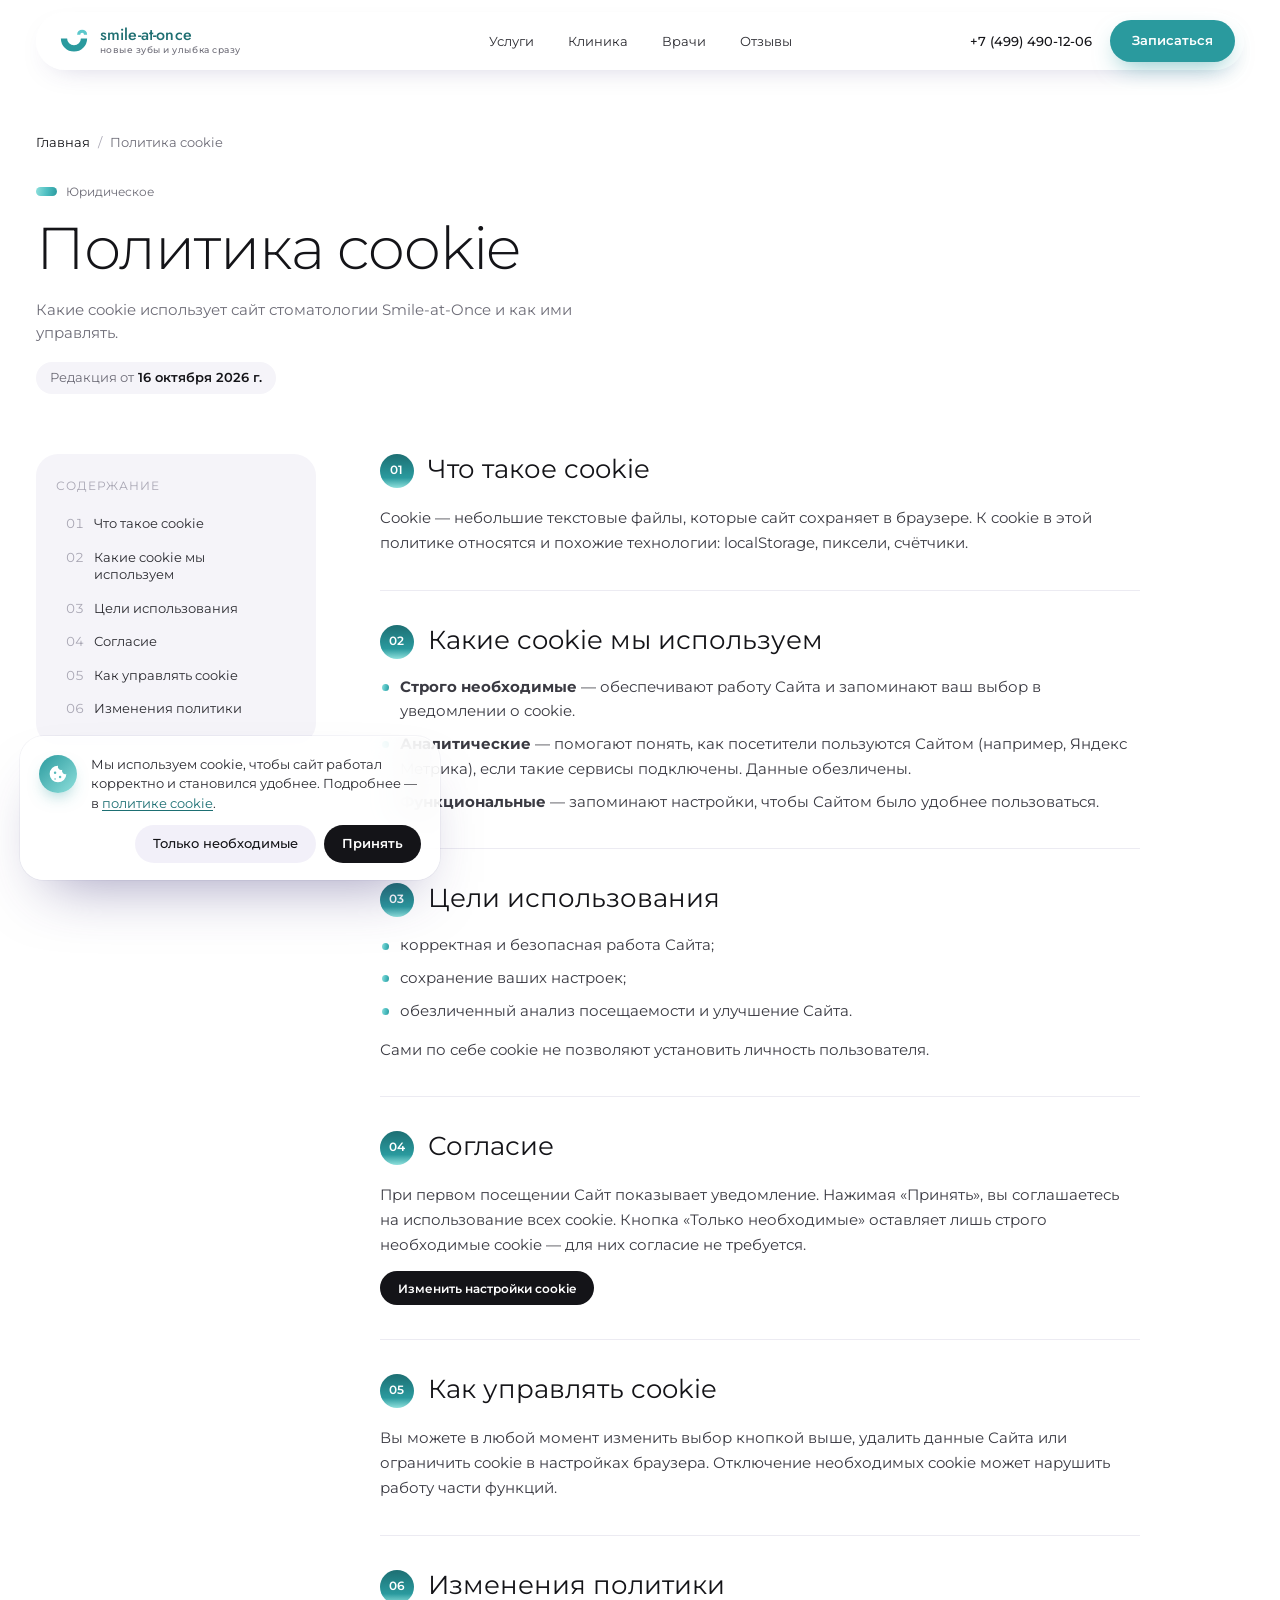
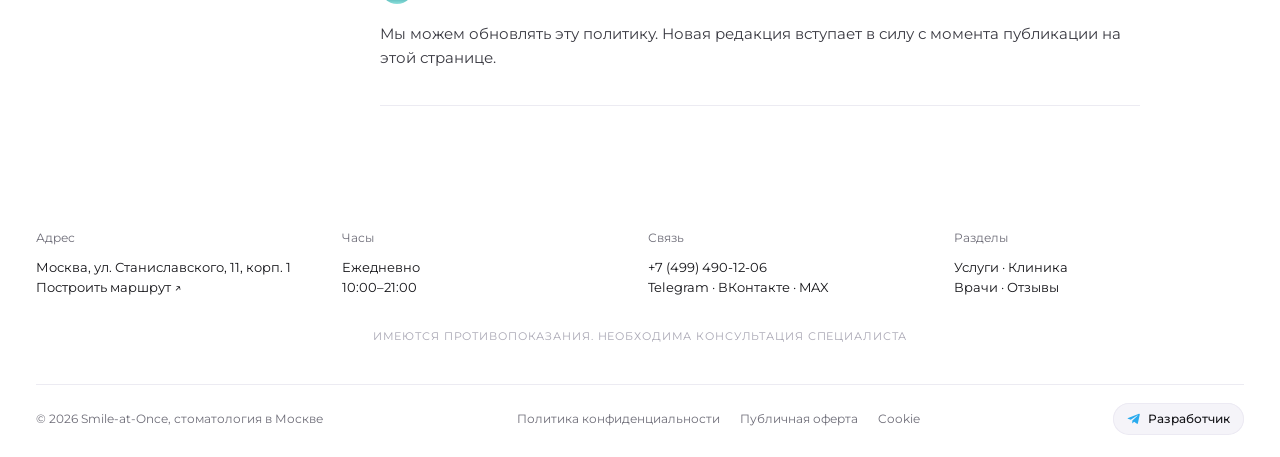
<file: cookies.html>
<!doctype html>
<html lang="ru">
<head>
  <meta charset="utf-8">
  <meta name="viewport" content="width=device-width, initial-scale=1">
  <title>Политика cookie — Smile-at-Once</title>
  <meta name="description" content="Какие cookie использует сайт стоматологии Smile-at-Once и как ими управлять.">
  <link rel="preconnect" href="https://fonts.googleapis.com">
  <link rel="preconnect" href="https://fonts.gstatic.com" crossorigin>
  <link href="https://fonts.googleapis.com/css2?family=Jost:wght@300;400;500&family=Montserrat:wght@300;400;500;600;700&display=swap" rel="stylesheet">
  <link rel="icon" href="favicon.svg" type="image/svg+xml">
  <link rel="stylesheet" href="styles.css">
</head>
<body class="legal-page theme-sao">

<!-- Шаблон документа: проверьте у юриста и заполните выделенные поля -->
<header class="header" id="header">
  <div class="container header__inner">
    <a href="index.html" class="logo" aria-label="Smile-at-Once — на главную">
      <svg class="logo__mark logo__mark--sao" viewBox="0 0 48 40" aria-hidden="true"><path d="M3 15h10a11 11 0 0 0 22 0h10a21 21 0 0 1-42 0Z" fill="#2a9a9e"/><path d="M29 9a8 8 0 0 1 16 0h-5a3 3 0 0 0-6 0Z" fill="#5cc8cc"/></svg>
      <span class="logo__text logo__text--sao">smile-at-once<small>новые зубы и улыбка сразу</small></span>
    </a>
    <nav class="nav" id="nav">
      <a href="index.html#services">Услуги</a>
      <a href="index.html#clinic">Клиника</a>
      <a href="index.html#doctors">Врачи</a>
      <a href="index.html#reviews">Отзывы</a>
    </nav>
    <div class="header__right">
      <a href="tel:+74994901206" class="header__phone">+7 (499) 490-12-06</a>
      <a href="index.html#booking" class="btn btn--blue btn--sm">Записаться</a>
      <button class="burger" id="burger" aria-label="Меню"><span></span><span></span></button>
    </div>
  </div>
</header>

<main class="container legal">
  <nav class="legal__crumbs" aria-label="Навигация"><a href="index.html">Главная</a><span>/</span>Политика cookie</nav>
  <span class="label">Юридическое</span>
  <h1 class="legal__title">Политика cookie</h1>
  <p class="legal__lead">Какие cookie использует сайт стоматологии Smile-at-Once и как ими управлять.</p>
  <p class="legal__date">Редакция от <b>16 октября 2026 г.</b></p>

  <div class="legal__grid">
    <aside class="legal__toc">
      <span>Содержание</span>
      <ol><li><a href="#s1">Что такое cookie</a></li><li><a href="#s2">Какие cookie мы используем</a></li><li><a href="#s3">Цели использования</a></li><li><a href="#s4">Согласие</a></li><li><a href="#s5">Как управлять cookie</a></li><li><a href="#s6">Изменения политики</a></li></ol>
    </aside>
    <article class="legal__body">
      <section class="legal__sec" id="s1">
        <h2><span>01</span>Что такое cookie</h2>
        <p>Cookie — небольшие текстовые файлы, которые сайт сохраняет в браузере. К cookie в этой политике относятся и похожие технологии: localStorage, пиксели, счётчики.</p>
      </section>
      <section class="legal__sec" id="s2">
        <h2><span>02</span>Какие cookie мы используем</h2>
        <ul><li><b>Строго необходимые</b> — обеспечивают работу Сайта и запоминают ваш выбор в уведомлении о cookie.</li><li><b>Аналитические</b> — помогают понять, как посетители пользуются Сайтом (например, Яндекс Метрика), если такие сервисы подключены. Данные обезличены.</li><li><b>Функциональные</b> — запоминают настройки, чтобы Сайтом было удобнее пользоваться.</li></ul>
      </section>
      <section class="legal__sec" id="s3">
        <h2><span>03</span>Цели использования</h2>
        <ul><li>корректная и безопасная работа Сайта;</li><li>сохранение ваших настроек;</li><li>обезличенный анализ посещаемости и улучшение Сайта.</li></ul><p>Сами по себе cookie не позволяют установить личность пользователя.</p>
      </section>
      <section class="legal__sec" id="s4">
        <h2><span>04</span>Согласие</h2>
        <p>При первом посещении Сайт показывает уведомление. Нажимая «Принять», вы соглашаетесь на использование всех cookie. Кнопка «Только необходимые» оставляет лишь строго необходимые cookie — для них согласие не требуется.</p><p><button type="button" class="btn btn--dark btn--sm" data-cookie-reset>Изменить настройки cookie</button></p>
      </section>
      <section class="legal__sec" id="s5">
        <h2><span>05</span>Как управлять cookie</h2>
        <p>Вы можете в любой момент изменить выбор кнопкой выше, удалить данные Сайта или ограничить cookie в настройках браузера. Отключение необходимых cookie может нарушить работу части функций.</p>
      </section>
      <section class="legal__sec" id="s6">
        <h2><span>06</span>Изменения политики</h2>
        <p>Мы можем обновлять эту политику. Новая редакция вступает в силу с момента публикации на этой странице.</p>
      </section>

    </article>
  </div>
</main>

<footer class="footer container">
  <div class="footer__cols">
    <div><span>Адрес</span><p>Москва, ул. Станиславского, 11, корп. 1<br><a href="https://yandex.ru/maps/org/smile_at_once/1295495657/" target="_blank" rel="noopener">Построить маршрут ↗</a></p></div>
    <div><span>Часы</span><p>Ежедневно<br>10:00–21:00</p></div>
    <div><span>Связь</span><p><a href="tel:+74994901206">+7 (499) 490-12-06</a><br><a href="https://t.me/smileatonce" target="_blank" rel="noopener">Telegram</a> · <a href="https://vk.ru/smileatonce" target="_blank" rel="noopener">ВКонтакте</a> · <a href="https://max.ru/id7722376510_biz" target="_blank" rel="noopener">MAX</a></p></div>
    <div><span>Разделы</span><p><a href="index.html#services">Услуги</a> · <a href="index.html#clinic">Клиника</a><br><a href="index.html#doctors">Врачи</a> · <a href="index.html#reviews">Отзывы</a></p></div>
  </div>
  <p class="footer__warn">Имеются противопоказания. Необходима консультация специалиста</p>
  <div class="footer__bottom">
    <span>© 2026 Smile-at-Once, стоматология в Москве</span>
    <nav class="footer__legal" aria-label="Документы">
      <a href="privacy.html">Политика конфиденциальности</a>
      <a href="offer.html">Публичная оферта</a>
      <a href="cookies.html">Cookie</a>
    </nav>
    <a class="dev-link" href="https://t.me/vladimir_nvrs" target="_blank" rel="noopener">
      <svg width="14" height="14" viewBox="0 0 24 24" aria-hidden="true"><path fill="currentColor" d="M21.9 4.3 18.7 19.4c-.2 1-.9 1.3-1.7.8l-4.8-3.6-2.3 2.2c-.3.3-.5.5-1 .5l.3-4.9 8.9-8c.4-.3-.1-.5-.6-.2l-11 6.9-4.7-1.5c-1-.3-1-1 .2-1.5L20.5 3c.9-.3 1.6.2 1.4 1.3z"/></svg>
      Разработчик
    </a>
  </div>
</footer>

<script src="common.js"></script>
</body>
</html>
</file>
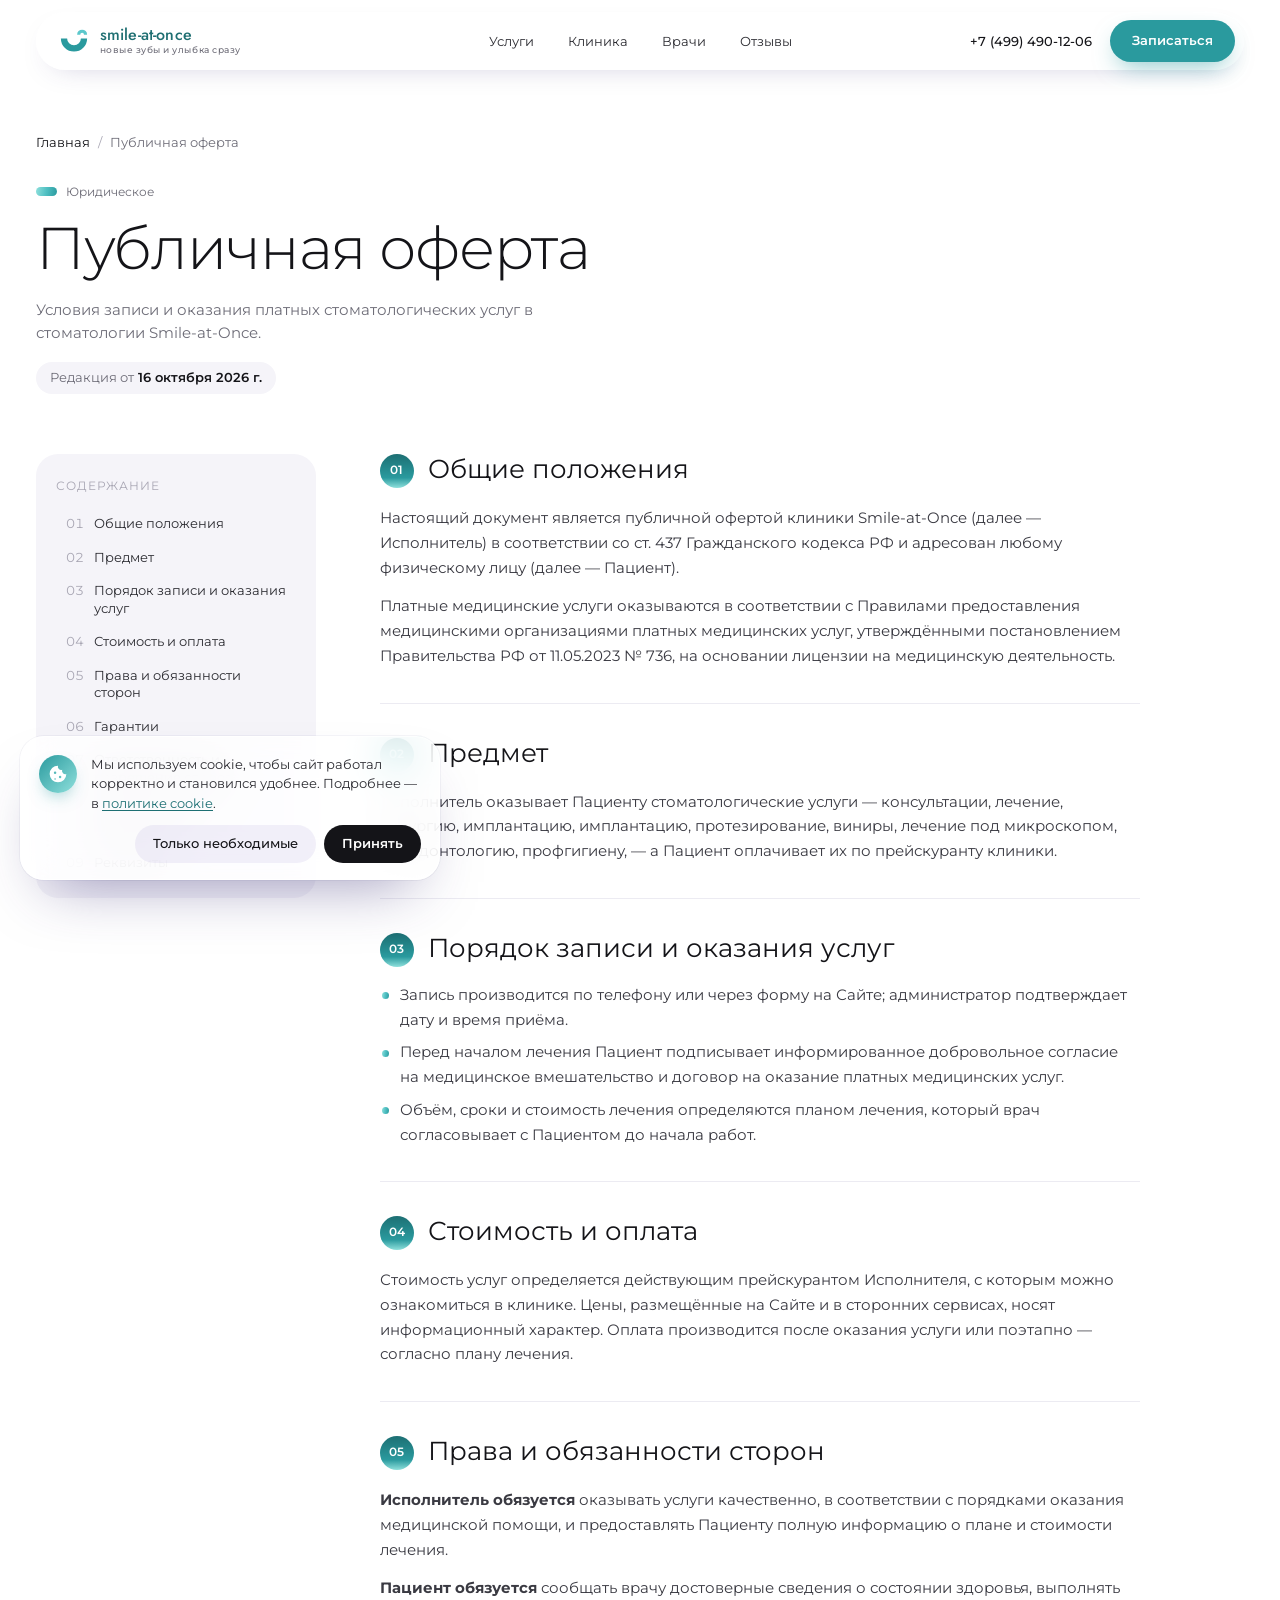
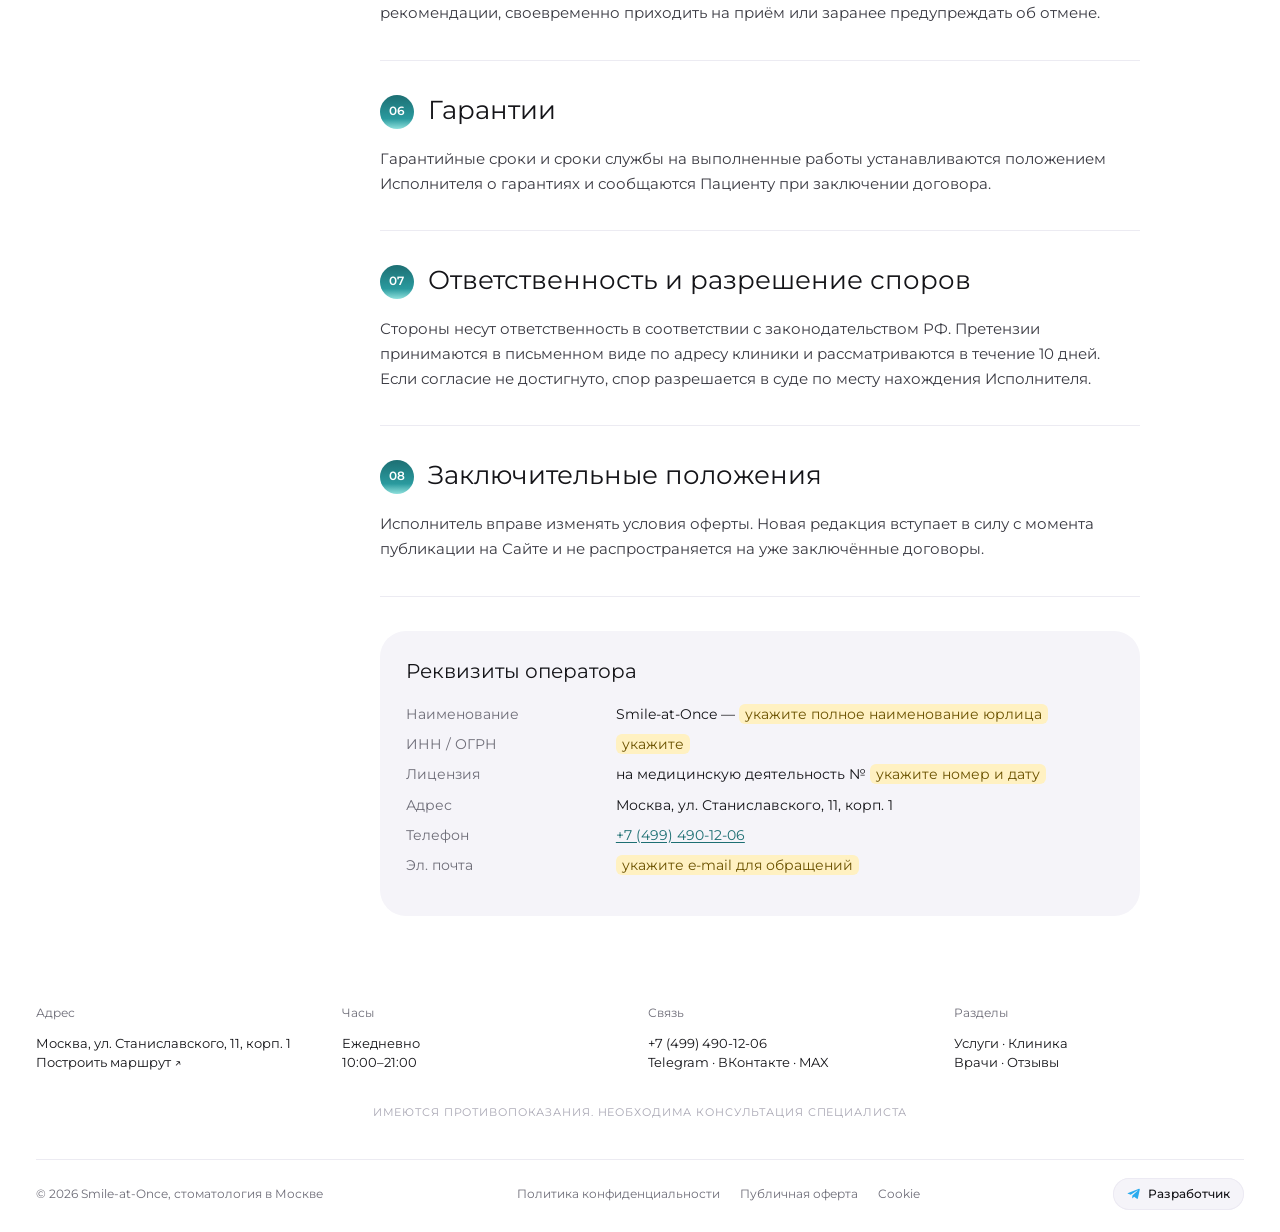
<file: offer.html>
<!doctype html>
<html lang="ru">
<head>
  <meta charset="utf-8">
  <meta name="viewport" content="width=device-width, initial-scale=1">
  <title>Публичная оферта — Smile-at-Once</title>
  <meta name="description" content="Условия записи и оказания платных стоматологических услуг в стоматологии Smile-at-Once.">
  <link rel="preconnect" href="https://fonts.googleapis.com">
  <link rel="preconnect" href="https://fonts.gstatic.com" crossorigin>
  <link href="https://fonts.googleapis.com/css2?family=Jost:wght@300;400;500&family=Montserrat:wght@300;400;500;600;700&display=swap" rel="stylesheet">
  <link rel="icon" href="favicon.svg" type="image/svg+xml">
  <link rel="stylesheet" href="styles.css">
</head>
<body class="legal-page theme-sao">

<!-- Шаблон документа: проверьте у юриста и заполните выделенные поля -->
<header class="header" id="header">
  <div class="container header__inner">
    <a href="index.html" class="logo" aria-label="Smile-at-Once — на главную">
      <svg class="logo__mark logo__mark--sao" viewBox="0 0 48 40" aria-hidden="true"><path d="M3 15h10a11 11 0 0 0 22 0h10a21 21 0 0 1-42 0Z" fill="#2a9a9e"/><path d="M29 9a8 8 0 0 1 16 0h-5a3 3 0 0 0-6 0Z" fill="#5cc8cc"/></svg>
      <span class="logo__text logo__text--sao">smile-at-once<small>новые зубы и улыбка сразу</small></span>
    </a>
    <nav class="nav" id="nav">
      <a href="index.html#services">Услуги</a>
      <a href="index.html#clinic">Клиника</a>
      <a href="index.html#doctors">Врачи</a>
      <a href="index.html#reviews">Отзывы</a>
    </nav>
    <div class="header__right">
      <a href="tel:+74994901206" class="header__phone">+7 (499) 490-12-06</a>
      <a href="index.html#booking" class="btn btn--blue btn--sm">Записаться</a>
      <button class="burger" id="burger" aria-label="Меню"><span></span><span></span></button>
    </div>
  </div>
</header>

<main class="container legal">
  <nav class="legal__crumbs" aria-label="Навигация"><a href="index.html">Главная</a><span>/</span>Публичная оферта</nav>
  <span class="label">Юридическое</span>
  <h1 class="legal__title">Публичная оферта</h1>
  <p class="legal__lead">Условия записи и оказания платных стоматологических услуг в стоматологии Smile-at-Once.</p>
  <p class="legal__date">Редакция от <b>16 октября 2026 г.</b></p>

  <div class="legal__grid">
    <aside class="legal__toc">
      <span>Содержание</span>
      <ol><li><a href="#s1">Общие положения</a></li><li><a href="#s2">Предмет</a></li><li><a href="#s3">Порядок записи и оказания услуг</a></li><li><a href="#s4">Стоимость и оплата</a></li><li><a href="#s5">Права и обязанности сторон</a></li><li><a href="#s6">Гарантии</a></li><li><a href="#s7">Ответственность и разрешение споров</a></li><li><a href="#s8">Заключительные положения</a></li><li><a href="#req">Реквизиты</a></li></ol>
    </aside>
    <article class="legal__body">
      <section class="legal__sec" id="s1">
        <h2><span>01</span>Общие положения</h2>
        <p>Настоящий документ является публичной офертой клиники Smile-at-Once (далее — Исполнитель) в соответствии со ст. 437 Гражданского кодекса РФ и адресован любому физическому лицу (далее — Пациент).</p><p>Платные медицинские услуги оказываются в соответствии с Правилами предоставления медицинскими организациями платных медицинских услуг, утверждёнными постановлением Правительства РФ от 11.05.2023 № 736, на основании лицензии на медицинскую деятельность.</p>
      </section>
      <section class="legal__sec" id="s2">
        <h2><span>02</span>Предмет</h2>
        <p>Исполнитель оказывает Пациенту стоматологические услуги — консультации, лечение, хирургию, имплантацию, имплантацию, протезирование, виниры, лечение под микроскопом, пародонтологию, профгигиену, — а Пациент оплачивает их по прейскуранту клиники.</p>
      </section>
      <section class="legal__sec" id="s3">
        <h2><span>03</span>Порядок записи и оказания услуг</h2>
        <ul><li>Запись производится по телефону или через форму на Сайте; администратор подтверждает дату и время приёма.</li><li>Перед началом лечения Пациент подписывает информированное добровольное согласие на медицинское вмешательство и договор на оказание платных медицинских услуг.</li><li>Объём, сроки и стоимость лечения определяются планом лечения, который врач согласовывает с Пациентом до начала работ.</li></ul>
      </section>
      <section class="legal__sec" id="s4">
        <h2><span>04</span>Стоимость и оплата</h2>
        <p>Стоимость услуг определяется действующим прейскурантом Исполнителя, с которым можно ознакомиться в клинике. Цены, размещённые на Сайте и в сторонних сервисах, носят информационный характер. Оплата производится после оказания услуги или поэтапно — согласно плану лечения.</p>
      </section>
      <section class="legal__sec" id="s5">
        <h2><span>05</span>Права и обязанности сторон</h2>
        <p><b>Исполнитель обязуется</b> оказывать услуги качественно, в соответствии с порядками оказания медицинской помощи, и предоставлять Пациенту полную информацию о плане и стоимости лечения.</p><p><b>Пациент обязуется</b> сообщать врачу достоверные сведения о состоянии здоровья, выполнять рекомендации, своевременно приходить на приём или заранее предупреждать об отмене.</p>
      </section>
      <section class="legal__sec" id="s6">
        <h2><span>06</span>Гарантии</h2>
        <p>Гарантийные сроки и сроки службы на выполненные работы устанавливаются положением Исполнителя о гарантиях и сообщаются Пациенту при заключении договора.</p>
      </section>
      <section class="legal__sec" id="s7">
        <h2><span>07</span>Ответственность и разрешение споров</h2>
        <p>Стороны несут ответственность в соответствии с законодательством РФ. Претензии принимаются в письменном виде по адресу клиники и рассматриваются в течение 10 дней. Если согласие не достигнуто, спор разрешается в суде по месту нахождения Исполнителя.</p>
      </section>
      <section class="legal__sec" id="s8">
        <h2><span>08</span>Заключительные положения</h2>
        <p>Исполнитель вправе изменять условия оферты. Новая редакция вступает в силу с момента публикации на Сайте и не распространяется на уже заключённые договоры.</p>
      </section>
      <div class="legal__req" id="req">
        <h2>Реквизиты оператора</h2>
        <dl>
          <dt>Наименование</dt><dd>Smile-at-Once — <mark>укажите полное наименование юрлица</mark></dd>
          <dt>ИНН / ОГРН</dt><dd><mark>укажите</mark></dd>
          <dt>Лицензия</dt><dd>на медицинскую деятельность № <mark>укажите номер и дату</mark></dd>
          <dt>Адрес</dt><dd>Москва, ул. Станиславского, 11, корп. 1</dd>
          <dt>Телефон</dt><dd><a href="tel:+74994901206">+7 (499) 490-12-06</a></dd>
          <dt>Эл. почта</dt><dd><mark>укажите e-mail для обращений</mark></dd>
        </dl>
      </div>
    </article>
  </div>
</main>

<footer class="footer container">
  <div class="footer__cols">
    <div><span>Адрес</span><p>Москва, ул. Станиславского, 11, корп. 1<br><a href="https://yandex.ru/maps/org/smile_at_once/1295495657/" target="_blank" rel="noopener">Построить маршрут ↗</a></p></div>
    <div><span>Часы</span><p>Ежедневно<br>10:00–21:00</p></div>
    <div><span>Связь</span><p><a href="tel:+74994901206">+7 (499) 490-12-06</a><br><a href="https://t.me/smileatonce" target="_blank" rel="noopener">Telegram</a> · <a href="https://vk.ru/smileatonce" target="_blank" rel="noopener">ВКонтакте</a> · <a href="https://max.ru/id7722376510_biz" target="_blank" rel="noopener">MAX</a></p></div>
    <div><span>Разделы</span><p><a href="index.html#services">Услуги</a> · <a href="index.html#clinic">Клиника</a><br><a href="index.html#doctors">Врачи</a> · <a href="index.html#reviews">Отзывы</a></p></div>
  </div>
  <p class="footer__warn">Имеются противопоказания. Необходима консультация специалиста</p>
  <div class="footer__bottom">
    <span>© 2026 Smile-at-Once, стоматология в Москве</span>
    <nav class="footer__legal" aria-label="Документы">
      <a href="privacy.html">Политика конфиденциальности</a>
      <a href="offer.html">Публичная оферта</a>
      <a href="cookies.html">Cookie</a>
    </nav>
    <a class="dev-link" href="https://t.me/vladimir_nvrs" target="_blank" rel="noopener">
      <svg width="14" height="14" viewBox="0 0 24 24" aria-hidden="true"><path fill="currentColor" d="M21.9 4.3 18.7 19.4c-.2 1-.9 1.3-1.7.8l-4.8-3.6-2.3 2.2c-.3.3-.5.5-1 .5l.3-4.9 8.9-8c.4-.3-.1-.5-.6-.2l-11 6.9-4.7-1.5c-1-.3-1-1 .2-1.5L20.5 3c.9-.3 1.6.2 1.4 1.3z"/></svg>
      Разработчик
    </a>
  </div>
</footer>

<script src="common.js"></script>
</body>
</html>
</file>
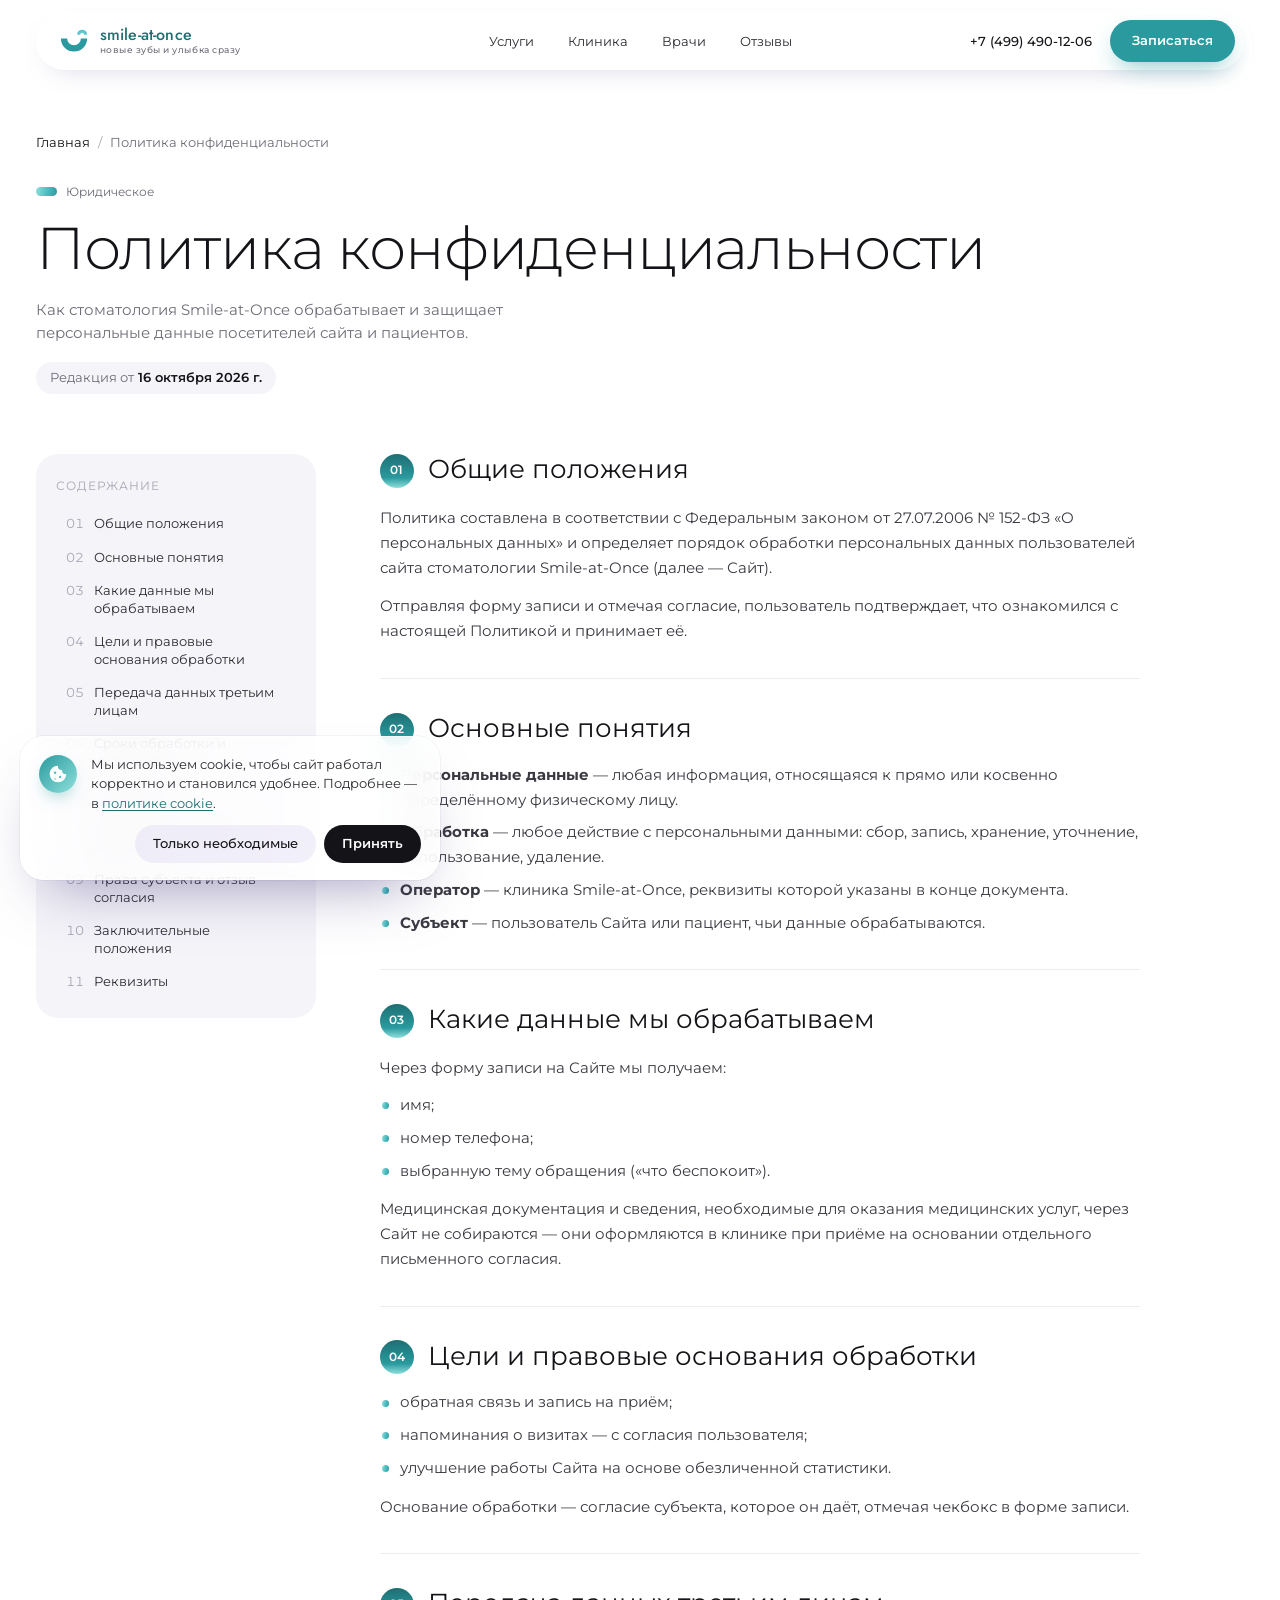
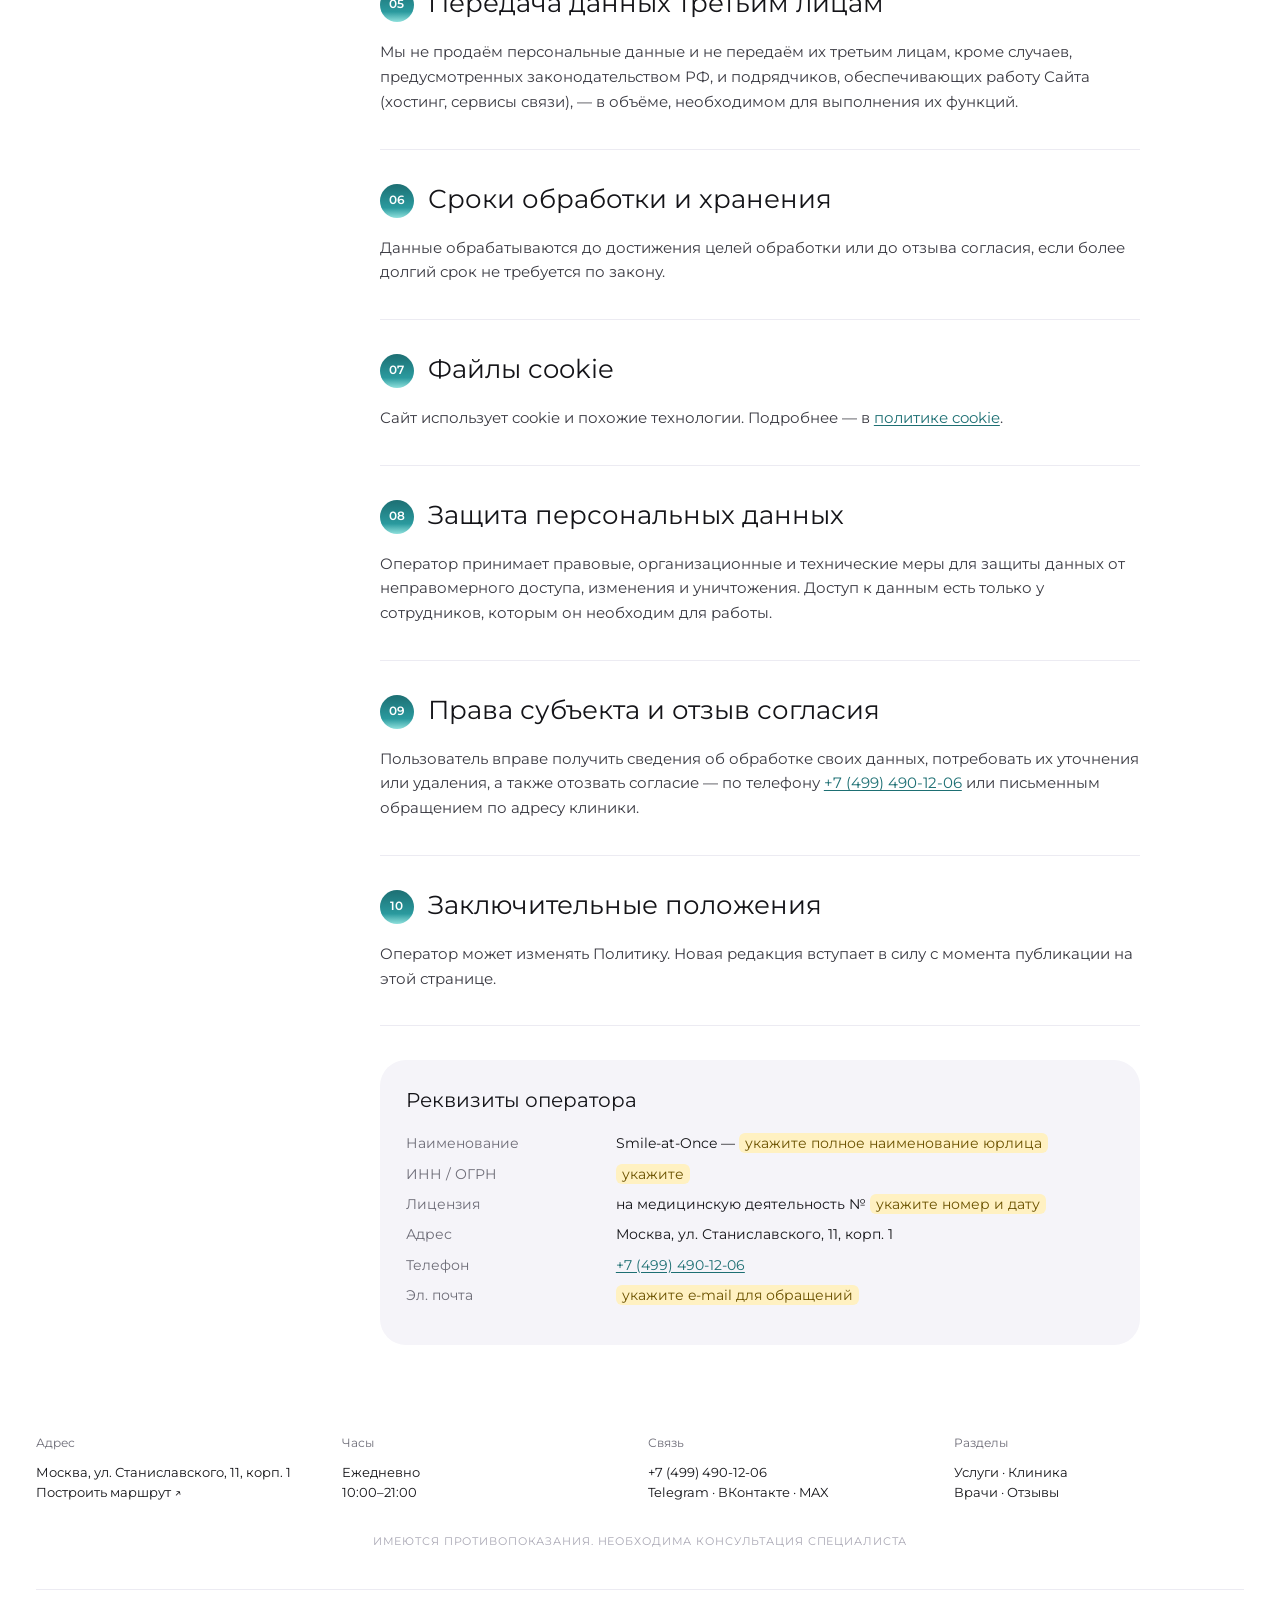
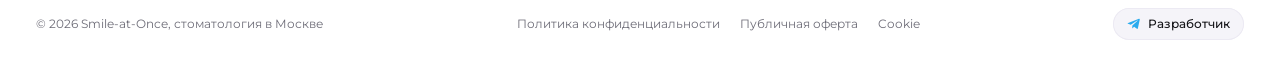
<file: privacy.html>
<!doctype html>
<html lang="ru">
<head>
  <meta charset="utf-8">
  <meta name="viewport" content="width=device-width, initial-scale=1">
  <title>Политика конфиденциальности — Smile-at-Once</title>
  <meta name="description" content="Как стоматология Smile-at-Once обрабатывает и защищает персональные данные посетителей сайта и пациентов.">
  <link rel="preconnect" href="https://fonts.googleapis.com">
  <link rel="preconnect" href="https://fonts.gstatic.com" crossorigin>
  <link href="https://fonts.googleapis.com/css2?family=Jost:wght@300;400;500&family=Montserrat:wght@300;400;500;600;700&display=swap" rel="stylesheet">
  <link rel="icon" href="favicon.svg" type="image/svg+xml">
  <link rel="stylesheet" href="styles.css">
</head>
<body class="legal-page theme-sao">

<!-- Шаблон документа: проверьте у юриста и заполните выделенные поля -->
<header class="header" id="header">
  <div class="container header__inner">
    <a href="index.html" class="logo" aria-label="Smile-at-Once — на главную">
      <svg class="logo__mark logo__mark--sao" viewBox="0 0 48 40" aria-hidden="true"><path d="M3 15h10a11 11 0 0 0 22 0h10a21 21 0 0 1-42 0Z" fill="#2a9a9e"/><path d="M29 9a8 8 0 0 1 16 0h-5a3 3 0 0 0-6 0Z" fill="#5cc8cc"/></svg>
      <span class="logo__text logo__text--sao">smile-at-once<small>новые зубы и улыбка сразу</small></span>
    </a>
    <nav class="nav" id="nav">
      <a href="index.html#services">Услуги</a>
      <a href="index.html#clinic">Клиника</a>
      <a href="index.html#doctors">Врачи</a>
      <a href="index.html#reviews">Отзывы</a>
    </nav>
    <div class="header__right">
      <a href="tel:+74994901206" class="header__phone">+7 (499) 490-12-06</a>
      <a href="index.html#booking" class="btn btn--blue btn--sm">Записаться</a>
      <button class="burger" id="burger" aria-label="Меню"><span></span><span></span></button>
    </div>
  </div>
</header>

<main class="container legal">
  <nav class="legal__crumbs" aria-label="Навигация"><a href="index.html">Главная</a><span>/</span>Политика конфиденциальности</nav>
  <span class="label">Юридическое</span>
  <h1 class="legal__title">Политика конфиденциальности</h1>
  <p class="legal__lead">Как стоматология Smile-at-Once обрабатывает и защищает персональные данные посетителей сайта и пациентов.</p>
  <p class="legal__date">Редакция от <b>16 октября 2026 г.</b></p>

  <div class="legal__grid">
    <aside class="legal__toc">
      <span>Содержание</span>
      <ol><li><a href="#s1">Общие положения</a></li><li><a href="#s2">Основные понятия</a></li><li><a href="#s3">Какие данные мы обрабатываем</a></li><li><a href="#s4">Цели и правовые основания обработки</a></li><li><a href="#s5">Передача данных третьим лицам</a></li><li><a href="#s6">Сроки обработки и хранения</a></li><li><a href="#s7">Файлы cookie</a></li><li><a href="#s8">Защита персональных данных</a></li><li><a href="#s9">Права субъекта и отзыв согласия</a></li><li><a href="#s10">Заключительные положения</a></li><li><a href="#req">Реквизиты</a></li></ol>
    </aside>
    <article class="legal__body">
      <section class="legal__sec" id="s1">
        <h2><span>01</span>Общие положения</h2>
        <p>Политика составлена в соответствии с Федеральным законом от 27.07.2006 № 152-ФЗ «О персональных данных» и определяет порядок обработки персональных данных пользователей сайта стоматологии Smile-at-Once (далее — Сайт).</p><p>Отправляя форму записи и отмечая согласие, пользователь подтверждает, что ознакомился с настоящей Политикой и принимает её.</p>
      </section>
      <section class="legal__sec" id="s2">
        <h2><span>02</span>Основные понятия</h2>
        <ul><li><b>Персональные данные</b> — любая информация, относящаяся к прямо или косвенно определённому физическому лицу.</li><li><b>Обработка</b> — любое действие с персональными данными: сбор, запись, хранение, уточнение, использование, удаление.</li><li><b>Оператор</b> — клиника Smile-at-Once, реквизиты которой указаны в конце документа.</li><li><b>Субъект</b> — пользователь Сайта или пациент, чьи данные обрабатываются.</li></ul>
      </section>
      <section class="legal__sec" id="s3">
        <h2><span>03</span>Какие данные мы обрабатываем</h2>
        <p>Через форму записи на Сайте мы получаем:</p><ul><li>имя;</li><li>номер телефона;</li><li>выбранную тему обращения («что беспокоит»).</li></ul><p>Медицинская документация и сведения, необходимые для оказания медицинских услуг, через Сайт не собираются — они оформляются в клинике при приёме на основании отдельного письменного согласия.</p>
      </section>
      <section class="legal__sec" id="s4">
        <h2><span>04</span>Цели и правовые основания обработки</h2>
        <ul><li>обратная связь и запись на приём;</li><li>напоминания о визитах — с согласия пользователя;</li><li>улучшение работы Сайта на основе обезличенной статистики.</li></ul><p>Основание обработки — согласие субъекта, которое он даёт, отмечая чекбокс в форме записи.</p>
      </section>
      <section class="legal__sec" id="s5">
        <h2><span>05</span>Передача данных третьим лицам</h2>
        <p>Мы не продаём персональные данные и не передаём их третьим лицам, кроме случаев, предусмотренных законодательством РФ, и подрядчиков, обеспечивающих работу Сайта (хостинг, сервисы связи), — в объёме, необходимом для выполнения их функций.</p>
      </section>
      <section class="legal__sec" id="s6">
        <h2><span>06</span>Сроки обработки и хранения</h2>
        <p>Данные обрабатываются до достижения целей обработки или до отзыва согласия, если более долгий срок не требуется по закону.</p>
      </section>
      <section class="legal__sec" id="s7">
        <h2><span>07</span>Файлы cookie</h2>
        <p>Сайт использует cookie и похожие технологии. Подробнее — в <a href="cookies.html">политике cookie</a>.</p>
      </section>
      <section class="legal__sec" id="s8">
        <h2><span>08</span>Защита персональных данных</h2>
        <p>Оператор принимает правовые, организационные и технические меры для защиты данных от неправомерного доступа, изменения и уничтожения. Доступ к данным есть только у сотрудников, которым он необходим для работы.</p>
      </section>
      <section class="legal__sec" id="s9">
        <h2><span>09</span>Права субъекта и отзыв согласия</h2>
        <p>Пользователь вправе получить сведения об обработке своих данных, потребовать их уточнения или удаления, а также отозвать согласие — по телефону <a href="tel:+74994901206">+7 (499) 490-12-06</a> или письменным обращением по адресу клиники.</p>
      </section>
      <section class="legal__sec" id="s10">
        <h2><span>10</span>Заключительные положения</h2>
        <p>Оператор может изменять Политику. Новая редакция вступает в силу с момента публикации на этой странице.</p>
      </section>
      <div class="legal__req" id="req">
        <h2>Реквизиты оператора</h2>
        <dl>
          <dt>Наименование</dt><dd>Smile-at-Once — <mark>укажите полное наименование юрлица</mark></dd>
          <dt>ИНН / ОГРН</dt><dd><mark>укажите</mark></dd>
          <dt>Лицензия</dt><dd>на медицинскую деятельность № <mark>укажите номер и дату</mark></dd>
          <dt>Адрес</dt><dd>Москва, ул. Станиславского, 11, корп. 1</dd>
          <dt>Телефон</dt><dd><a href="tel:+74994901206">+7 (499) 490-12-06</a></dd>
          <dt>Эл. почта</dt><dd><mark>укажите e-mail для обращений</mark></dd>
        </dl>
      </div>
    </article>
  </div>
</main>

<footer class="footer container">
  <div class="footer__cols">
    <div><span>Адрес</span><p>Москва, ул. Станиславского, 11, корп. 1<br><a href="https://yandex.ru/maps/org/smile_at_once/1295495657/" target="_blank" rel="noopener">Построить маршрут ↗</a></p></div>
    <div><span>Часы</span><p>Ежедневно<br>10:00–21:00</p></div>
    <div><span>Связь</span><p><a href="tel:+74994901206">+7 (499) 490-12-06</a><br><a href="https://t.me/smileatonce" target="_blank" rel="noopener">Telegram</a> · <a href="https://vk.ru/smileatonce" target="_blank" rel="noopener">ВКонтакте</a> · <a href="https://max.ru/id7722376510_biz" target="_blank" rel="noopener">MAX</a></p></div>
    <div><span>Разделы</span><p><a href="index.html#services">Услуги</a> · <a href="index.html#clinic">Клиника</a><br><a href="index.html#doctors">Врачи</a> · <a href="index.html#reviews">Отзывы</a></p></div>
  </div>
  <p class="footer__warn">Имеются противопоказания. Необходима консультация специалиста</p>
  <div class="footer__bottom">
    <span>© 2026 Smile-at-Once, стоматология в Москве</span>
    <nav class="footer__legal" aria-label="Документы">
      <a href="privacy.html">Политика конфиденциальности</a>
      <a href="offer.html">Публичная оферта</a>
      <a href="cookies.html">Cookie</a>
    </nav>
    <a class="dev-link" href="https://t.me/vladimir_nvrs" target="_blank" rel="noopener">
      <svg width="14" height="14" viewBox="0 0 24 24" aria-hidden="true"><path fill="currentColor" d="M21.9 4.3 18.7 19.4c-.2 1-.9 1.3-1.7.8l-4.8-3.6-2.3 2.2c-.3.3-.5.5-1 .5l.3-4.9 8.9-8c.4-.3-.1-.5-.6-.2l-11 6.9-4.7-1.5c-1-.3-1-1 .2-1.5L20.5 3c.9-.3 1.6.2 1.4 1.3z"/></svg>
      Разработчик
    </a>
  </div>
</footer>

<script src="common.js"></script>
</body>
</html>
</file>
<file: styles.css>
/* =========================================================
   Опал — клиника эстетической стоматологии
   ========================================================= */

:root {
  --ink: #141418;
  --text: #2a2a30;
  --gray: #6e6d78;
  --muted: #a9a7b4;
  --line: #ecebf2;
  --soft: #f5f4f9;
  --blue: #5b8fef;
  --blue-dark: #4a7fe0;

  --violet-1: #534788;
  --violet-2: #7a6cb4;
  --violet-3: #beb5e2;

  --radius-lg: 26px;
  --radius: 22px;
  --radius-sm: 14px;

  --pad: clamp(16px, 2.8vw, 40px);
  --gap: clamp(8px, 1vw, 14px);
  --header-h: 70px;

  --ease: cubic-bezier(.22, .8, .24, 1);
  --font: "Montserrat", system-ui, -apple-system, "Segoe UI", sans-serif;

  --grad-opal: linear-gradient(100deg, #a9c4f5 0%, #c8b6ee 45%, #f0bcd9 100%);
}

*,
*::before,
*::after { box-sizing: border-box; }

html { scroll-behavior: smooth; scroll-padding-top: calc(var(--header-h) + 16px); }

body {
  margin: 0;
  background: #fff;
  color: var(--ink);
  font-family: var(--font);
  font-size: 15px;
  line-height: 1.45;
  -webkit-font-smoothing: antialiased;
  overflow-x: hidden;
}

img { display: block; max-width: 100%; }
a { color: inherit; text-decoration: none; }
button, input, select { font: inherit; color: inherit; }
h1, h2, h3, p, ol, ul, figure, blockquote { margin: 0; padding: 0; }
ul, ol { list-style: none; }

.container {
  width: 100%;
  max-width: 1440px;
  margin: 0 auto;
  padding-left: var(--pad);
  padding-right: var(--pad);
}

/* ---------- Иконка-стрелка ↗ (поворачивается в → при наведении) ---------- */
.arr {
  display: inline-block;
  width: 10px;
  height: 10px;
  flex: none;
  background: currentColor;
  -webkit-mask: url("data:image/svg+xml,%3Csvg xmlns='http://www.w3.org/2000/svg' viewBox='0 0 10 10'%3E%3Cpath d='M2 8 8 2M3.2 2H8v4.8' fill='none' stroke='%23000' stroke-width='1.5' stroke-linecap='round' stroke-linejoin='round'/%3E%3C/svg%3E") center / contain no-repeat;
          mask: url("data:image/svg+xml,%3Csvg xmlns='http://www.w3.org/2000/svg' viewBox='0 0 10 10'%3E%3Cpath d='M2 8 8 2M3.2 2H8v4.8' fill='none' stroke='%23000' stroke-width='1.5' stroke-linecap='round' stroke-linejoin='round'/%3E%3C/svg%3E") center / contain no-repeat;
  transition: transform .35s var(--ease);
}

/* ---------- Кнопки ---------- */
.btn {
  display: inline-flex;
  align-items: center;
  justify-content: center;
  gap: 12px;
  border: 0;
  border-radius: 999px;
  font-weight: 600;
  cursor: pointer;
  white-space: nowrap;
  transition: background .25s, color .25s, box-shadow .3s, transform .3s var(--ease);
}
.btn:hover .arr { transform: rotate(45deg); }
.btn:active { transform: scale(.97); }

.btn--blue {
  background: var(--blue);
  color: #fff;
  box-shadow: 0 10px 24px -8px rgba(76, 125, 230, .65);
}
.btn--blue:hover { background: var(--blue-dark); box-shadow: 0 14px 30px -8px rgba(76, 125, 230, .75); }

.btn--dark { background: var(--ink); color: #fff; }
.btn--dark:hover { background: #000; }

.btn--white { background: #fff; color: var(--ink); }
.btn--white:hover { background: var(--ink); color: #fff; }

.btn--sm { height: 34px; padding: 0 18px; font-size: 12px; }
.btn--xs { height: 32px; padding: 0 14px; font-size: 11.5px; gap: 8px; }
.btn--lg { height: 44px; padding: 0 22px; font-size: 13px; }
.btn--block { width: 100%; height: 48px; font-size: 14px; }

.btn-outline {
  display: inline-flex;
  align-items: center;
  gap: 10px;
  height: 0.76em;
  min-height: 38px;
  padding: 0 18px 0 16px;
  border: 1.5px solid var(--ink);
  border-radius: 999px;
  font-size: 14px;
  font-weight: 500;
  line-height: 1;
  letter-spacing: 0;
  vertical-align: 0.35em;
  margin-left: 6px;
  transition: background .25s, color .25s;
}
.btn-outline:hover { background: var(--ink); color: #fff; }

.nowrap { white-space: nowrap; }

.link-underline {
  font-size: 13px;
  font-weight: 500;
  padding-bottom: 3px;
  background: linear-gradient(currentColor, currentColor) left bottom / 100% 1.5px no-repeat;
  transition: background-size .35s var(--ease);
}
.link-underline:hover { background-size: 30% 1.5px; }

.circle-btn {
  position: absolute;
  top: 18px;
  right: 18px;
  z-index: 3;
  display: grid;
  place-items: center;
  width: 30px;
  height: 30px;
  border-radius: 50%;
  background: #fff;
  color: var(--ink);
  transition: background .25s, color .25s, transform .35s var(--ease);
}
.circle-btn .arr { width: 9px; height: 9px; }
.circle-btn--lg { top: auto; bottom: 20px; right: 20px; width: 38px; height: 38px; }
.circle-btn--lg .arr { width: 10px; height: 10px; }

.chip {
  position: relative;
  z-index: 2;
  align-self: flex-start;
  display: inline-flex;
  align-items: center;
  height: 26px;
  padding: 0 12px;
  border-radius: 999px;
  background: #fff;
  color: var(--ink);
  font-size: 11.5px;
  font-weight: 500;
}

.tag {
  position: absolute;
  z-index: 3;
  display: inline-flex;
  align-items: center;
  gap: 8px;
  height: 28px;
  padding: 0 13px;
  border-radius: 999px;
  font-size: 12px;
  font-weight: 600;
}
.tag--light { background: rgba(255, 255, 255, .92); color: var(--ink); }
.tag--dark { background: rgba(20, 20, 24, .92); color: #fff; }

.label {
  display: inline-flex;
  align-items: center;
  gap: 9px;
  font-size: 12px;
  color: var(--gray);
}
.label::before {
  content: "";
  width: 21px;
  height: 9px;
  border-radius: 999px;
  background: var(--grad-opal);
}

.h2 {
  margin-top: 18px;
  font-size: clamp(32px, 4.2vw, 60px);
  font-weight: 300;
  line-height: 1.08;
  letter-spacing: -0.02em;
}
.muted { color: var(--muted); }

.lead {
  max-width: 340px;
  font-size: 14px;
  line-height: 1.5;
  color: var(--gray);
}

/* ---------- Появление при скролле ---------- */
.reveal {
  opacity: 0;
  transform: translateY(28px);
  transition: opacity .9s var(--ease), transform .9s var(--ease);
  transition-delay: var(--d, 0s);
}
.reveal.is-in { opacity: 1; transform: none; }

@keyframes float {
  0%, 100% { transform: translateY(0) rotate(0); }
  50% { transform: translateY(-10px) rotate(1.5deg); }
}
.float { animation: float 6s ease-in-out infinite; }
.float--slow { animation-duration: 8s; }

/* =========================================================
   Шапка
   ========================================================= */
.header {
  position: fixed;
  inset: 0 0 auto;
  z-index: 50;
  height: var(--header-h);
  padding-top: 12px;
  pointer-events: none;
}
/* Шапка-«таблетка» */
.header__inner {
  position: relative;
  display: flex;
  align-items: center;
  justify-content: space-between;
  gap: 16px;
  width: calc(100% - 2 * var(--pad));
  max-width: 1360px;
  height: 58px;
  margin: 0 auto;
  padding: 0 8px 0 22px;
  border-radius: 999px;
  border: 1px solid rgba(255, 255, 255, .7);
  background: rgba(255, 255, 255, .62);
  -webkit-backdrop-filter: blur(20px) saturate(1.5);
          backdrop-filter: blur(20px) saturate(1.5);
  box-shadow: 0 1px 0 rgba(255, 255, 255, .9) inset, 0 10px 30px -18px rgba(60, 50, 120, .35);
  pointer-events: auto;
  transition: max-width .6s var(--ease), background .4s, box-shadow .4s;
}
.header.is-scrolled .header__inner {
  max-width: 1120px;
  background: rgba(255, 255, 255, .8);
  box-shadow: 0 1px 0 rgba(255, 255, 255, .9) inset, 0 18px 40px -20px rgba(60, 50, 120, .45), 0 0 0 1px rgba(90, 80, 140, .06);
}

.logo { display: inline-flex; align-items: center; gap: 11px; color: var(--ink); }
.logo__mark { width: 17px; height: 24px; fill: currentColor; flex: none; }
.logo__text {
  display: flex;
  flex-direction: column;
  font-family: "Jost", var(--font);
  font-size: 15px;
  font-weight: 400;
  line-height: 1;
  letter-spacing: .3em;
}
.logo__text small { margin-top: 4px; font-size: 7.5px; letter-spacing: .62em; }

.nav {
  position: absolute;
  left: 50%;
  transform: translateX(-50%);
  display: flex;
  gap: 2px;
  padding: 4px;
  border-radius: 999px;
  font-size: 13px;
  color: var(--text);
}
.nav a {
  padding: 9px 16px;
  border-radius: 999px;
  transition: background .25s, color .25s;
}
.nav a:hover { background: rgba(124, 110, 190, .1); color: var(--ink); }

.header__right { display: flex; align-items: center; gap: 18px; }
.header__phone { font-size: 13px; font-weight: 500; }
.header .btn--sm { height: 42px; padding: 0 22px; font-size: 12.5px; }

.burger { display: none; }

/* =========================================================
   Hero
   ========================================================= */
.hero {
  display: grid;
  grid-template-columns: 1fr 1.03fr;
  gap: clamp(20px, 2.8vw, 40px);
  padding-top: calc(var(--header-h) + 20px);
  padding-bottom: 20px;
  min-height: min(100vh, 900px);
}

.hero__left { display: flex; flex-direction: column; }

.hero__title {
  font-size: clamp(36px, 4.4vw, 64px);
  font-weight: 400;
  line-height: 1.08;
  letter-spacing: -0.02em;
  margin-top: 12px;
}
.hero__pill {
  display: inline-block;
  width: 1.5em;
  height: .74em;
  margin-right: .3em;
  border-radius: 999px;
  vertical-align: -0.02em;
  background: linear-gradient(100deg, #e9c4ec 0%, #c7b3ef 50%, #e6c2ea 100%);
  box-shadow: inset 0 -6px 12px rgba(160, 130, 220, .35), inset 0 6px 10px rgba(255, 255, 255, .7);
}

.hero__lead {
  max-width: 440px;
  margin-top: 22px;
  font-size: 15px;
  line-height: 1.55;
  color: var(--gray);
  --d: .05s;
}

.hero__actions {
  display: flex;
  flex-wrap: wrap;
  align-items: center;
  gap: 10px;
  margin-top: 28px;
  --d: .1s;
}

.btn--ghost {
  gap: 9px;
  background: rgba(255, 255, 255, .7);
  color: var(--ink);
  box-shadow: inset 0 0 0 1px #e3e1ee;
}
.btn--ghost:hover { background: #f3f1fa; box-shadow: inset 0 0 0 1px #d6d2e8; }

/* Нижний блок: рейтинг + направления */
.hero__bottom {
  display: flex;
  flex-wrap: wrap;
  align-items: center;
  justify-content: space-between;
  gap: 18px 24px;
  margin-top: auto;
  padding-top: 26px;
  border-top: 1px solid var(--line);
  --d: .2s;
}
.hero__rating {
  display: inline-flex;
  align-items: center;
  gap: 12px;
  transition: opacity .25s;
}
.hero__rating:hover { opacity: .75; }
.hero__avatars { display: inline-flex; padding-left: 8px; }
.hero__avatars i {
  display: grid;
  place-items: center;
  width: 34px;
  height: 34px;
  margin-left: -8px;
  border-radius: 50%;
  border: 2px solid #fff;
  background: radial-gradient(circle at 30% 30%, var(--c1), var(--c2));
  color: #fff;
  font-size: 12px;
  font-style: normal;
  font-weight: 600;
}
.hero__rating-text { display: flex; flex-direction: column; gap: 2px; }
.hero__rating-text b { font-size: 15px; font-weight: 600; }
.hero__rating-text > span { font-size: 12px; color: var(--gray); }
.hero__stars { margin-left: 4px; color: #f5b301; font-size: 13px; letter-spacing: 1px; }

.hero__features {
  display: flex;
  flex-wrap: wrap;
  gap: 6px;
  font-size: 12.5px;
  font-weight: 500;
}
.hero__features li {
  display: inline-flex;
  align-items: center;
  gap: 7px;
  height: 32px;
  padding: 0 13px;
  border-radius: 999px;
  background: var(--soft);
  color: var(--text);
}
.hero__features li::before {
  content: "";
  width: 6px;
  height: 6px;
  border-radius: 50%;
  background: var(--grad-opal);
}

.hero__right {
  display: grid;
  grid-template-columns: 1fr 1fr;
  grid-template-rows: 1.22fr 1fr;
  gap: 12px;
  min-height: 610px;
}

/* ---------- Карточки ---------- */
.card {
  position: relative;
  overflow: hidden;
  border-radius: var(--radius-lg);
  color: #fff;
  padding: 22px 20px;
  isolation: isolate;
  transition: transform .5s var(--ease), box-shadow .5s var(--ease);
}
.card:hover { transform: translateY(-6px); box-shadow: 0 26px 50px -24px rgba(60, 50, 120, .5); }
.card:hover .circle-btn { background: var(--ink); color: #fff; }
.card:hover .circle-btn .arr { transform: rotate(45deg); }

.obj3d {
  position: absolute;
  z-index: 0;
  aspect-ratio: 1;
  pointer-events: none;
  user-select: none;
}
.obj3d img { width: 100%; height: 100%; object-fit: contain; }
.obj3d.is-3d img { display: none; }
.obj3d__canvas { display: block; width: 100%; height: 100%; }

.card--hero-main {
  grid-column: 1 / -1;
  padding: 28px 26px;
  background:
    radial-gradient(120% 90% at 100% 100%, #c9c0ea 0%, rgba(201, 192, 234, 0) 55%),
    linear-gradient(160deg, #564988 0%, #6d60a6 45%, #8b7ebf 100%);
}
.card__title-lg {
  position: relative;
  z-index: 1;
  font-size: clamp(22px, 2.3vw, 32px);
  font-weight: 400;
  line-height: 1.18;
  letter-spacing: -0.01em;
}
.card__note {
  position: absolute;
  left: 26px;
  bottom: 24px;
  z-index: 1;
  max-width: 250px;
  font-size: 12.5px;
  line-height: 1.5;
  color: rgba(255, 255, 255, .85);
}
.obj3d--hero-tooth { width: 44%; aspect-ratio: 4 / 5; left: 40%; top: 0; }

.card--hero-blue {
  display: flex;
  flex-direction: column;
  background:
    radial-gradient(90% 60% at 15% 0%, #a8cdf2 0%, rgba(168, 205, 242, 0) 70%),
    linear-gradient(180deg, #73a9e4 0%, #7ab4e5 60%, #8bbdea 100%);
}
.obj3d--bubble { width: 58%; left: 40%; top: 2%; }

.card--hero-green {
  display: flex;
  flex-direction: column;
  background:
    radial-gradient(80% 60% at 100% 0%, #d0dc8e 0%, rgba(208, 220, 142, 0) 70%),
    linear-gradient(170deg, #a3bb37 0%, #82a631 55%, #51813c 100%);
}

.card__bottom { position: relative; z-index: 1; margin-top: auto; }
.card__title-md { font-size: clamp(19px, 1.9vw, 26px); font-weight: 400; line-height: 1.15; }
.card__text { margin-top: 12px; font-size: 12px; line-height: 1.5; color: rgba(255, 255, 255, .82); max-width: 230px; }

.counter {
  font-size: clamp(56px, 6.4vw, 92px);
  font-weight: 300;
  line-height: .9;
  letter-spacing: -0.03em;
  font-variant-numeric: tabular-nums;
}

/* =========================================================
   Секции
   ========================================================= */
.section { padding-top: clamp(80px, 11vw, 150px); }

.section__head {
  display: flex;
  align-items: flex-end;
  justify-content: space-between;
  gap: 32px;
  margin-bottom: clamp(28px, 3.6vw, 44px);
}
.section__head .lead { margin-bottom: 14px; flex: 0 1 340px; }

/* ---------- Услуги ---------- */
.services {
  display: grid;
  grid-template-columns: repeat(4, 1fr);
  grid-auto-rows: clamp(250px, 23.5vw, 330px);
  gap: 11px;
}

.service {
  position: relative;
  overflow: hidden;
  display: flex;
  flex-direction: column;
  padding: 20px 20px 18px;
  border-radius: var(--radius-lg);
  color: #fff;
  isolation: isolate;
  transition: transform .5s var(--ease), box-shadow .5s var(--ease);
}
.service--1 { grid-column: span 2; background: linear-gradient(180deg, #5f9cdc 0%, #6aa6e0 50%, #89bceb 100%); }
.service--2 { background: linear-gradient(170deg, #da83a8 0%, #c06b95 55%, #a5557d 100%); }
.service--3 { background: radial-gradient(90% 60% at 100% 100%, #c9c0ea 0%, rgba(201,192,234,0) 70%), linear-gradient(170deg, #534889 0%, #7064ab 60%, #9285c8 100%); }
.service--4 { background: linear-gradient(170deg, #6979d7 0%, #5a6bc8 50%, #4a5db6 100%); }
.service--5 { background: linear-gradient(170deg, #5aaea8 0%, #449790 50%, #328481 100%); }
.service--6 { grid-column: span 2; background: radial-gradient(70% 70% at 95% 0%, #c6d57f 0%, rgba(198,213,127,0) 60%), linear-gradient(175deg, #a4bc36 0%, #8fae32 50%, #588834 100%); }

.service--1 .obj3d { width: 38%; aspect-ratio: 3 / 4; left: 50%; top: -8%; }
.service--2 .obj3d { width: 58%; aspect-ratio: 4 / 5; left: 44%; top: -6%; }
.service--3 .obj3d { width: 88%; left: 22%; top: -16%; }
.service--4 .obj3d { width: 66%; left: 38%; top: -10%; }
.service--5 .obj3d { width: 60%; left: 34%; top: -8%; }
.service--6 .obj3d { width: 44%; left: 48%; top: -2%; }

.service__num {
  position: relative;
  z-index: 1;
  align-self: flex-start;
  display: inline-flex;
  align-items: center;
  height: 24px;
  padding: 0 11px;
  border-radius: 999px;
  border: 1px solid rgba(255, 255, 255, .35);
  background: rgba(255, 255, 255, .16);
  font-size: 11px;
}

.service__body {
  position: relative;
  z-index: 1;
  margin-top: auto;
  transition: transform .5s var(--ease);
}
.service__title { font-size: clamp(19px, 1.95vw, 27px); font-weight: 400; line-height: 1.15; }
.service__text { margin-top: 12px; max-width: 290px; font-size: 12.5px; line-height: 1.5; color: rgba(255, 255, 255, .82); }

.price {
  position: absolute;
  left: 13px;
  right: 13px;
  bottom: 13px;
  z-index: 2;
  display: flex;
  align-items: center;
  justify-content: space-between;
  height: 42px;
  padding: 0 16px;
  border-radius: var(--radius-sm);
  background: rgba(255, 255, 255, .92);
  -webkit-backdrop-filter: blur(10px);
          backdrop-filter: blur(10px);
  color: var(--ink);
  opacity: 0;
  transform: translateY(20px);
  transition: opacity .4s var(--ease), transform .5s var(--ease);
}
.price b { font-size: 14px; font-weight: 600; }
.price span { font-size: 12px; color: var(--gray); }

.service:hover { transform: translateY(-8px); box-shadow: 0 28px 50px -22px rgba(40, 40, 90, .45); }
.service:hover .service__body { transform: translateY(-58px); }
.service:hover .price { opacity: 1; transform: none; }
.service:hover .circle-btn { background: var(--ink); color: #fff; }
.service:hover .circle-btn .arr { transform: rotate(45deg); }

/* ---------- До и после ---------- */
.section__head--center-y { align-items: center; }

.tabs {
  position: relative;
  display: inline-flex;
  padding: 4px;
  border-radius: 999px;
  background: #f3f3f8;
  border: 1px solid #eceaf3;
}
.tabs__bg {
  position: absolute;
  top: 4px;
  bottom: 4px;
  left: 0;
  width: 0;
  border-radius: 999px;
  background: var(--ink);
  box-shadow: 0 6px 16px -6px rgba(0, 0, 0, .45);
  transition: transform .45s var(--ease), width .45s var(--ease);
}
.tabs__btn {
  position: relative;
  z-index: 1;
  height: 37px;
  padding: 0 18px;
  border: 0;
  border-radius: 999px;
  background: none;
  font-size: 13px;
  color: var(--text);
  cursor: pointer;
  transition: color .3s;
}
.tabs__btn.is-active { color: #fff; }

.cases {
  display: grid;
  grid-template-columns: 1.75fr 1fr;
  gap: 11px;
  height: clamp(420px, 40vw, 580px);
}

.compare {
  position: relative;
  overflow: hidden;
  border-radius: var(--radius-lg);
  background: #dfe3f2;
  user-select: none;
  touch-action: pan-y;
  cursor: ew-resize;
}
.compare__img {
  position: absolute;
  inset: 0;
  width: 100%;
  height: 100%;
  object-fit: cover;
  pointer-events: none;
  transition: opacity .35s;
}
.compare__before { clip-path: inset(0 calc(100% - var(--pos)) 0 0); }
.compare.is-switching .compare__img { opacity: 0; }
.compare__line {
  position: absolute;
  top: 0;
  bottom: 0;
  left: var(--pos);
  width: 2px;
  margin-left: -1px;
  background: rgba(255, 255, 255, .9);
  pointer-events: none;
}
.compare__handle {
  position: absolute;
  top: 50%;
  left: var(--pos);
  display: grid;
  place-items: center;
  width: 46px;
  height: 46px;
  margin: -23px 0 0 -23px;
  border: 0;
  border-radius: 50%;
  background: #fff;
  color: var(--ink);
  box-shadow: 0 8px 20px -6px rgba(0, 0, 0, .35);
  cursor: ew-resize;
  transition: transform .25s var(--ease);
}
.compare:active .compare__handle { transform: scale(.92); }
.compare.is-animating .compare__before { transition: clip-path .7s var(--ease); }
.compare.is-animating .compare__line,
.compare.is-animating .compare__handle { transition: left .7s var(--ease); }
.compare__tag-l { top: 16px; left: 16px; }
.compare__tag-r { top: 16px; right: 16px; }

.case {
  position: relative;
  overflow: hidden;
  display: flex;
  flex-direction: column;
  padding: 22px 24px 24px;
  border-radius: var(--radius-lg);
  color: #fff;
  background:
    radial-gradient(100% 50% at 100% 100%, #cfc6ee 0%, rgba(207, 198, 238, 0) 60%),
    linear-gradient(175deg, #534786 0%, #62569a 25%, #7c6fb6 60%, #9588c8 100%);
  isolation: isolate;
}
.case .chip { align-self: flex-start; }
.case__obj { width: 52%; right: -8%; top: -6%; }
.case__content { position: relative; z-index: 1; margin-top: 16px; transition: opacity .35s, transform .45s var(--ease); }
.case__title { font-size: clamp(26px, 2.8vw, 38px); font-weight: 400; line-height: 1.1; }
.case__text { margin-top: 14px; max-width: 270px; font-size: 13px; line-height: 1.5; color: rgba(255, 255, 255, .85); }
.case.is-switching .case__content { opacity: 0; transform: translateY(10px); }

.case__stats {
  display: grid;
  grid-template-columns: repeat(3, 1fr);
  gap: 6px;
  margin-top: auto;
  position: relative;
  z-index: 1;
}
.stat {
  padding: 12px 11px;
  border-radius: var(--radius-sm);
  border: 1px solid rgba(255, 255, 255, .28);
  background: rgba(255, 255, 255, .13);
  -webkit-backdrop-filter: blur(8px);
          backdrop-filter: blur(8px);
}
.stat span { display: block; font-size: 10.5px; color: rgba(255, 255, 255, .72); }
.stat b { display: block; margin-top: 6px; font-size: 14px; font-weight: 600; white-space: nowrap; }

.case__quote {
  position: relative;
  z-index: 1;
  margin-top: 11px;
  padding: 14px 15px;
  border-radius: var(--radius-sm);
  background: #fff;
  color: var(--ink);
}
.case__quote p { font-size: 12.5px; font-weight: 500; letter-spacing: -0.01em; }
.case__quote span { display: block; margin-top: 6px; font-size: 11px; color: var(--gray); }

/* ---------- Врачи ---------- */
.doctors { display: grid; grid-template-columns: repeat(4, 1fr); gap: 11px; }
.doctor:nth-child(2) { --d: .08s; }
.doctor:nth-child(3) { --d: .16s; }
.doctor:nth-child(4) { --d: .24s; }

.doctor__photo {
  position: relative;
  overflow: hidden;
  aspect-ratio: 264 / 325;
  border-radius: var(--radius);
  background: #e9e8f3;
}
.doctor__photo img {
  width: 100%;
  height: 100%;
  object-fit: cover;
  transition: transform .8s var(--ease);
}
.doctor__bar {
  position: absolute;
  left: 10px;
  right: 10px;
  bottom: 10px;
  display: flex;
  align-items: center;
  justify-content: space-between;
  padding: 5px 5px 5px 14px;
  border-radius: 16px;
  background: rgba(255, 255, 255, .72);
  -webkit-backdrop-filter: blur(14px);
          backdrop-filter: blur(14px);
  font-size: 12px;
  color: var(--text);
  opacity: 0;
  transform: translateY(16px);
  transition: opacity .4s var(--ease), transform .5s var(--ease);
}
.doctor:hover .doctor__photo img { transform: scale(1.04); }

/* Плейсхолдер, пока нет фото врача */
.doctor__photo--mono {
  display: grid;
  place-items: center;
  background:
    radial-gradient(80% 60% at 30% 20%, rgba(255, 255, 255, .55) 0%, rgba(255, 255, 255, 0) 70%),
    linear-gradient(160deg, var(--g1) 0%, var(--g2) 100%);
}
.doctor__mono {
  font-family: "Jost", var(--font);
  font-size: clamp(54px, 6vw, 84px);
  font-weight: 300;
  letter-spacing: .12em;
  color: rgba(255, 255, 255, .92);
  text-shadow: 0 10px 30px rgba(60, 40, 120, .2);
  transition: transform .8s var(--ease);
}
.doctor:hover .doctor__mono { transform: scale(1.06); }
.doctor:hover .doctor__bar { opacity: 1; transform: none; }
.doctor__name { margin-top: 16px; font-size: 16px; font-weight: 400; }
.doctor__role { margin-top: 5px; font-size: 12.5px; color: var(--gray); }

/* ---------- Первый визит ---------- */
.visit {
  display: grid;
  grid-template-columns: 1fr 1.04fr;
  gap: clamp(24px, 4vw, 48px);
  align-items: start;
}
.visit__media {
  position: relative;
  overflow: hidden;
  border-radius: var(--radius-lg);
  aspect-ratio: 4 / 5;
}
.visit__media img,
.visit__video { display: block; width: 100%; height: 100%; object-fit: cover; }
.visit__media { background: #e9e6f2; }
.visit__tag { top: 16px; left: 16px; font-weight: 500; height: 30px; }
.dot { width: 8px; height: 8px; border-radius: 50%; background: #7bbf5a; box-shadow: 0 0 0 3px rgba(123, 191, 90, .25); }
.visit__price {
  position: absolute;
  left: 16px;
  bottom: 16px;
  width: min(230px, 60%);
  padding: 14px 18px 16px;
  border-radius: 18px;
  color: #fff;
  background: linear-gradient(170deg, rgba(92, 79, 145, .92) 0%, rgba(140, 125, 200, .9) 70%, rgba(192, 180, 228, .9) 100%);
  -webkit-backdrop-filter: blur(10px);
          backdrop-filter: blur(10px);
}
.visit__price b { display: block; font-size: 34px; font-weight: 400; line-height: 1.15; }
.visit__price span { display: block; margin-top: 6px; font-size: 11.5px; line-height: 1.45; color: rgba(255, 255, 255, .85); }

.visit__content { padding-top: 6px; }
.visit__content .h2 { margin-bottom: 34px; }

.steps { position: relative; }
/* Сплошная линия прогресса: трек, заполнение и светящийся «бегунок» (позиционирует script.js) */
.steps__track {
  position: absolute;
  left: 21px;
  width: 2px;
  border-radius: 2px;
  background: #ebe9f3;
  pointer-events: none;
}
.steps__fill {
  position: absolute;
  inset: 0;
  border-radius: inherit;
  background: linear-gradient(180deg, #5c4f91 0%, #8a7dc9 60%, #b0a6dd 100%);
  transform-origin: top;
  transform: scaleY(var(--p, 0));
}
.steps__dot {
  position: absolute;
  left: 50%;
  top: calc(var(--p, 0) * 100%);
  width: 10px;
  height: 10px;
  margin: -5px 0 0 -5px;
  border-radius: 50%;
  background: #fff;
  box-shadow: 0 0 0 3px rgba(125, 112, 187, .55), 0 0 18px 6px rgba(140, 125, 210, .45);
  opacity: var(--dot, 0);
  transition: opacity .3s;
}

.step {
  position: relative;
  padding: 0 0 26px 62px;
  min-height: 102px;
}
.step:last-child { min-height: 0; padding-bottom: 0; }

.step__num {
  position: absolute;
  left: 0;
  top: 0;
  z-index: 1;
  display: grid;
  place-items: center;
  width: 44px;
  height: 44px;
  border-radius: 50%;
  border: 1px solid #e7e5ef;
  background: #fff;
  font-size: 12px;
  font-weight: 600;
  color: var(--muted);
  transition: background .5s, color .5s, box-shadow .5s, border-color .5s;
}
/* кольцо-вспышка при активации */
.step__num::after {
  content: "";
  position: absolute;
  inset: -1px;
  border-radius: 50%;
  border: 2px solid rgba(125, 112, 187, .6);
  opacity: 0;
  pointer-events: none;
}
.step h3,
.step p { transition: color .6s, opacity .6s, transform .7s var(--ease); }
.step h3 { padding-top: 10px; font-size: 18px; font-weight: 400; color: var(--muted); opacity: .7; transform: translateX(-6px); }
.step p { margin-top: 10px; max-width: 370px; font-size: 13px; line-height: 1.5; color: #b9b8c2; opacity: .7; transform: translateX(-6px); }

.step.is-active .step__num {
  border-color: transparent;
  color: #fff;
  background: linear-gradient(180deg, #5c4f91 0%, #7d70bb 70%, #b0a6dd 100%);
  box-shadow: 0 10px 22px -8px rgba(92, 79, 145, .7);
  animation: step-pop .6s var(--ease);
}
.step.is-active .step__num::after { animation: step-ring .9s ease-out; }
.step.is-active h3 { color: var(--ink); opacity: 1; transform: none; }
.step.is-active p { color: var(--gray); opacity: 1; transform: none; transition-delay: .06s; }

@keyframes step-pop {
  0% { transform: scale(.82); }
  55% { transform: scale(1.12); }
  100% { transform: scale(1); }
}
@keyframes step-ring {
  0% { opacity: .9; transform: scale(1); }
  100% { opacity: 0; transform: scale(1.9); }
}

/* ---------- Отзывы ---------- */
.reviews__head { text-align: center; margin-bottom: clamp(28px, 3.6vw, 44px); }

.marquee {
  display: grid;
  gap: 18px;
  overflow: hidden;
  -webkit-mask: linear-gradient(90deg, transparent 0, #000 9%, #000 91%, transparent 100%);
          mask: linear-gradient(90deg, transparent 0, #000 9%, #000 91%, transparent 100%);
}
.marquee__track {
  display: flex;
  gap: 11px;
  width: max-content;
  will-change: transform;
}
.marquee:hover .marquee__track { animation-play-state: paused; }

.review {
  display: flex;
  flex-direction: column;
  justify-content: space-between;
  gap: 24px;
  width: clamp(270px, 28vw, 330px);
  min-height: 143px;
  padding: 22px 22px 18px;
  border-radius: var(--radius);
  background: var(--soft);
  border: 1px solid #eeedf4;
  transition: background .3s, transform .4s var(--ease);
}
.review:hover { background: #efedf7; transform: translateY(-4px); }
.review blockquote { font-size: 15px; line-height: 1.38; color: #1c1c22; }
.review figcaption { display: flex; align-items: center; gap: 4px; font-size: 12.5px; color: var(--gray); }
.review figcaption b { color: var(--ink); font-weight: 600; }
.ava {
  display: grid;
  place-items: center;
  width: 26px;
  height: 26px;
  margin-right: 6px;
  border-radius: 50%;
  background: radial-gradient(circle at 30% 30%, var(--c1), var(--c2));
  color: #fff;
  font-size: 11px;
  font-style: normal;
  font-weight: 600;
}

.rating {
  display: inline-flex;
  align-items: center;
  gap: 10px;
  margin-top: 22px;
  padding: 8px 16px 8px 8px;
  border-radius: 999px;
  background: var(--soft);
  border: 1px solid #eeedf4;
  font-size: 12.5px;
  color: var(--gray);
  transition: background .25s, transform .35s var(--ease);
}
.rating b {
  display: grid;
  place-items: center;
  height: 30px;
  padding: 0 11px;
  border-radius: 999px;
  background: var(--ink);
  color: #fff;
  font-size: 13px;
}
.rating__stars { color: #f5b301; letter-spacing: 2px; font-size: 14px; }
.rating .arr { width: 9px; height: 9px; color: var(--ink); }
.rating:hover { background: #efedf7; transform: translateY(-2px); }
.rating:hover .arr { transform: rotate(45deg); }

/* ---------- Запись ---------- */
.cta {
  position: relative;
  overflow: hidden;
  display: grid;
  grid-template-columns: 1fr 352px;
  gap: 32px;
  min-height: 448px;
  padding: 44px 44px 44px;
  border-radius: 30px;
  overflow: visible; /* чтобы выпадающий список не обрезался */
  color: #fff;
  background:
    radial-gradient(70% 70% at 100% 100%, #cbc2ec 0%, rgba(203, 194, 236, 0) 60%),
    radial-gradient(60% 50% at 50% 100%, rgba(170, 157, 215, .8) 0%, rgba(170, 157, 215, 0) 70%),
    linear-gradient(160deg, #514582 0%, #6a5da5 45%, #8677ba 100%);
  isolation: isolate;
}
.cta__left { position: relative; z-index: 1; display: flex; flex-direction: column; align-items: flex-start; }
.cta__title {
  margin-top: 22px;
  font-size: clamp(34px, 4.1vw, 60px);
  font-weight: 300;
  line-height: 1.05;
  letter-spacing: -0.02em;
}
.cta__text { margin-top: auto; padding-top: 40px; max-width: 240px; font-size: 13px; line-height: 1.5; color: rgba(255, 255, 255, .82); }
.cta__tooth { width: 30%; aspect-ratio: 4 / 5; left: 35%; top: 2%; }

.form {
  position: relative;
  z-index: 1;
  align-self: center;
  display: grid;
  gap: 8px;
  padding: 12px;
  border-radius: 22px;
  border: 1px solid rgba(255, 255, 255, .3);
  background: rgba(255, 255, 255, .14);
  -webkit-backdrop-filter: blur(14px);
          backdrop-filter: blur(14px);
}
.field {
  position: relative;
  display: block;
  padding: 10px 14px 9px;
  border-radius: var(--radius-sm);
  background: #fff;
  color: var(--ink);
  cursor: text;
  transition: box-shadow .25s;
}
.field:focus-within { box-shadow: 0 0 0 3px rgba(255, 255, 255, .45); }
.field > span,
.field__label { display: block; font-size: 11px; color: var(--gray); }
.field input,
.field select {
  display: block;
  width: 100%;
  margin-top: 3px;
  padding: 0;
  border: 0;
  outline: 0;
  background: none;
  font-size: 14px;
}
.field input::placeholder { color: #a9a8b2; }
.field select { appearance: none; cursor: pointer; font-weight: 500; padding-right: 20px; }
.field__chev { position: absolute; right: 16px; bottom: 16px; pointer-events: none; }
.field.is-error { box-shadow: 0 0 0 2px #ff7a8a; }

/* ---------- Выпадающий список ---------- */
.select { z-index: 5; cursor: pointer; padding: 0; }
.select__btn {
  display: block;
  width: 100%;
  margin: 0;
  padding: 23px 40px 9px 14px;
  border: 0;
  border-radius: inherit;
  background: none;
  text-align: left;
  font-size: 14px;
  font-weight: 500;
  cursor: pointer;
  outline: 0;
}
.select .field__label { position: absolute; top: 10px; left: 14px; pointer-events: none; }
.select .field__chev { transition: transform .35s var(--ease); }
.select.is-open .field__chev { transform: rotate(180deg); }
.select.is-open { box-shadow: 0 0 0 3px rgba(255, 255, 255, .45); }

.select__list {
  position: absolute;
  left: 0;
  right: 0;
  top: calc(100% + 8px);
  max-height: 264px;
  overflow-y: auto;
  padding: 6px;
  border-radius: 18px;
  background: rgba(255, 255, 255, .94);
  -webkit-backdrop-filter: blur(18px) saturate(1.3);
          backdrop-filter: blur(18px) saturate(1.3);
  box-shadow: 0 24px 50px -18px rgba(40, 30, 90, .55), 0 0 0 1px rgba(255, 255, 255, .6);
  opacity: 0;
  visibility: hidden;
  transform: translateY(-8px) scale(.98);
  transform-origin: top center;
  transition: opacity .25s var(--ease), transform .35s var(--ease), visibility 0s .35s;
  scrollbar-width: thin;
}
.select.is-open .select__list {
  opacity: 1;
  visibility: visible;
  transform: none;
  transition: opacity .25s var(--ease), transform .35s var(--ease), visibility 0s;
}
.select__opt {
  position: relative;
  display: flex;
  align-items: center;
  justify-content: space-between;
  gap: 10px;
  padding: 11px 12px;
  border-radius: 12px;
  font-size: 13.5px;
  color: var(--text);
  transition: background .2s, color .2s;
}
.select__opt.is-active { background: #f1eefa; color: var(--ink); }
.select__opt[aria-selected="true"] { font-weight: 600; color: #5c4f91; }
.select__opt[aria-selected="true"]::after {
  content: "";
  width: 14px;
  height: 14px;
  flex: none;
  border-radius: 50%;
  background: linear-gradient(135deg, #7d70bb, #b0a6dd) center / 100% no-repeat;
  -webkit-mask: radial-gradient(circle, #000 3.5px, transparent 4px);
          mask: radial-gradient(circle, #000 3.5px, transparent 4px);
  box-shadow: none;
}
.form .btn--block { margin-top: 4px; }
.form__ok {
  display: none;
  padding: 6px 4px 2px;
  text-align: center;
  font-size: 13px;
  color: #fff;
}
.form.is-sent .form__ok { display: block; }

/* ---------- Подвал ---------- */
.footer { padding-top: clamp(70px, 9vw, 110px); }
.footer__cols { display: grid; grid-template-columns: repeat(4, 1fr); gap: 16px; }
@media (min-width: 901px) { .footer__cols p { white-space: nowrap; } }
.footer__cols span { display: block; font-size: 11.5px; color: var(--gray); }
.footer__cols p { margin-top: 12px; font-size: 13px; line-height: 1.5; }
.footer__cols a { transition: color .2s; }
.vk-link { display: inline-flex; align-items: center; gap: 7px; }
.footer__cols a:hover { color: var(--blue); }

/* Бегущая строка из логотипов */
.footer__ticker {
  margin: clamp(30px, 5vw, 60px) calc(50% - 50vw) 0;
  overflow: hidden;
  user-select: none;
  -webkit-mask: linear-gradient(90deg, transparent 0, #000 8%, #000 92%, transparent 100%);
          mask: linear-gradient(90deg, transparent 0, #000 8%, #000 92%, transparent 100%);
}
.footer__track {
  display: flex;
  width: max-content;
  will-change: transform;
}
.footer__item {
  display: inline-flex;
  align-items: center;
  gap: .22em;
  padding-right: .6em;
  font-family: "Jost", var(--font);
  font-size: clamp(80px, 15vw, 230px);
  font-weight: 300;
  line-height: 1;
}
.footer__mark {
  width: .46em;
  height: .64em;
  flex: none;
  margin-right: .12em;
  fill: #b9b7f1;
}
.footer__item b {
  font-weight: 300;
  letter-spacing: .1em;
  background: linear-gradient(90deg, #9ac3f3 0%, #b6b6f0 35%, #d2b9ec 70%, #f2c3dd 100%);
  -webkit-background-clip: text;
          background-clip: text;
  color: transparent;
}
.footer__word { display: inline-flex; flex-direction: column; align-items: center; }
.footer__item i {
  margin-top: .08em;
  padding-left: .7em;
  font-size: .13em;
  font-style: normal;
  font-weight: 400;
  letter-spacing: .7em;
  color: #e1bfe0;
}

.footer__bottom {
  display: flex;
  justify-content: space-between;
  gap: 16px;
  margin-top: clamp(24px, 3vw, 40px);
  padding: 18px 0 22px;
  border-top: 1px solid var(--line);
  font-size: 12px;
  color: var(--gray);
  align-items: center;
  flex-wrap: wrap;
}


.dev-link {
  display: inline-flex;
  align-items: center;
  gap: 7px;
  height: 32px;
  padding: 0 14px;
  border-radius: 999px;
  background: var(--soft);
  box-shadow: inset 0 0 0 1px #eceaf3;
  color: var(--ink);
  font-weight: 500;
  transition: background .25s, color .25s, box-shadow .25s;
}
.dev-link svg { color: #2aabee; transition: color .25s; }
.dev-link:hover { background: #2aabee; color: #fff; box-shadow: none; }
.dev-link:hover svg { color: #fff; }

/* =========================================================
   Адаптив
   ========================================================= */
@media (max-width: 1100px) {
  .header__phone { display: none; }
  .hero { grid-template-columns: 1fr; min-height: 0; }
  .hero__bottom { margin-top: 36px; }
  .hero__right { min-height: 560px; }
  .cta { grid-template-columns: 1fr 320px; }
  .cta__tooth { left: auto; right: 350px; width: 26%; }
}

@media (max-width: 900px) {
  .nav {
    position: absolute;
    top: calc(100% + 8px);
    left: 0;
    right: 0;
    flex-direction: column;
    gap: 2px;
    padding: 8px;
    border-radius: 24px;
    border: 1px solid rgba(255, 255, 255, .7);
    background: rgba(255, 255, 255, .97);
    -webkit-backdrop-filter: blur(20px) saturate(1.5);
            backdrop-filter: blur(20px) saturate(1.5);
    box-shadow: 0 24px 50px -24px rgba(60, 50, 120, .45);
    font-size: 16px;
    transform: translateY(-10px) scale(.98);
    transform-origin: top center;
    opacity: 0;
    pointer-events: none;
    transition: opacity .3s, transform .4s var(--ease);
  }
  .nav a { padding: 14px 16px; border-radius: 16px; }
  .nav.is-open { opacity: 1; transform: none; pointer-events: auto; }
  .header.menu-open .header__inner { background: rgba(255, 255, 255, .92); }
  .header__inner { padding-left: 18px; }

  .burger {
    display: grid;
    gap: 6px;
    width: 38px;
    height: 38px;
    place-content: center;
    border: 0;
    border-radius: 50%;
    background: var(--soft);
    cursor: pointer;
  }
  .burger span { width: 16px; height: 1.6px; background: var(--ink); transition: transform .3s var(--ease); }
  .menu-open .burger span:first-child { transform: translateY(3.8px) rotate(45deg); }
  .menu-open .burger span:last-child { transform: translateY(-3.8px) rotate(-45deg); }
  .header__right { gap: 10px; }

  .section__head { flex-direction: column; align-items: flex-start; gap: 18px; }
  .section__head .lead { margin-bottom: 0; flex: none; }

  .services { grid-template-columns: repeat(2, 1fr); grid-auto-rows: 290px; }
  .service--1, .service--6 { grid-column: span 2; }

  .cases { grid-template-columns: 1fr; height: auto; }
  .compare { aspect-ratio: 685 / 460; }
  .case { min-height: 420px; }

  .doctors { grid-template-columns: repeat(2, 1fr); row-gap: 28px; }
  .doctor__bar { opacity: 1; transform: none; }

  .visit { grid-template-columns: 1fr; }
  .visit__media { aspect-ratio: 4 / 5; }

  .cta { grid-template-columns: 1fr; padding: 32px 24px 24px; }
  .cta__tooth { width: 42%; right: 0; left: auto; top: 0; opacity: .7; }
  .cta__text { padding-top: 20px; }
  .form { align-self: stretch; }

  .footer__cols { grid-template-columns: repeat(2, 1fr); row-gap: 28px; }
}

@media (max-width: 600px) {
  :root { --header-h: 66px; }
  .header { padding-top: 10px; }
  .header__inner { height: 54px; padding: 0 6px 0 16px; }
  .header .btn--sm { height: 40px; padding: 0 14px; }
  .hero__title { font-size: clamp(31px, 9vw, 40px); }
  .hero__title .nowrap { white-space: normal; }
  .btn-outline { min-height: 34px; font-size: 12.5px; padding: 0 14px; margin: 10px 0 0; vertical-align: middle; }
  .hero__lead { font-size: 14px; }
  .hero__actions .btn { flex: 1 1 auto; }
  .hero__bottom { flex-direction: column; align-items: flex-start; }
  .hero__right { grid-template-columns: 1fr; grid-template-rows: auto; min-height: 0; }
  .card--hero-main { min-height: 360px; }
  .card--hero-blue, .card--hero-green { min-height: 280px; }
  .obj3d--hero-tooth { width: 52%; left: auto; right: 0; top: 26%; }
  .obj3d--bubble { width: 62%; left: 40%; }

  .services { grid-template-columns: 1fr; grid-auto-rows: 300px; }
  .service--1, .service--6 { grid-column: auto; }
  .service--1 .obj3d { width: 44%; left: 54%; top: -6%; }
  .service--6 .obj3d { width: 58%; left: 42%; }
  .price { opacity: 1; transform: none; }
  .service__body { transform: translateY(-58px); }

  .tabs { width: 100%; }
  .tabs__btn { flex: 1; padding: 0 8px; font-size: 12.5px; }
  .case__obj { width: 56%; }
  .stat { padding: 10px 9px; }
  .stat b { font-size: 13px; }

  .doctors { gap: 10px; row-gap: 24px; }
  .doctor__bar { flex-direction: column; align-items: stretch; gap: 6px; padding: 8px; text-align: center; }
  .doctor__name { font-size: 14.5px; }
  .doctor__role { font-size: 12px; }

  .step { padding-left: 58px; }
  .footer__cols { grid-template-columns: 1fr; }
  .footer__bottom { flex-direction: column; }
}

@media (prefers-reduced-motion: reduce) {
  *, *::before, *::after { animation: none !important; transition: none !important; }
  .reveal { opacity: 1; transform: none; }
}

/* =========================================================
   Согласие в форме
   ========================================================= */
.consent {
  position: relative;
  display: flex;
  align-items: flex-start;
  gap: 10px;
  padding: 4px 6px 2px;
  font-size: 11.5px;
  line-height: 1.45;
  color: rgba(255, 255, 255, .85);
  cursor: pointer;
}
.consent input { position: absolute; opacity: 0; width: 18px; height: 18px; margin: 0; }
.consent__box {
  flex: none;
  display: grid;
  place-items: center;
  width: 18px;
  height: 18px;
  margin-top: 1px;
  border-radius: 6px;
  border: 1.5px solid rgba(255, 255, 255, .7);
  background: rgba(255, 255, 255, .12);
  transition: background .2s, border-color .2s, box-shadow .2s;
}
.consent__box::after {
  content: "";
  width: 9px;
  height: 5px;
  margin-top: -2px;
  border: solid var(--ink);
  border-width: 0 0 2px 2px;
  transform: rotate(-45deg) scale(0);
  transition: transform .25s var(--ease);
}
.consent input:checked + .consent__box { background: #fff; border-color: #fff; }
.consent input:checked + .consent__box::after { transform: rotate(-45deg) scale(1); }
.consent input:focus-visible + .consent__box { box-shadow: 0 0 0 3px rgba(255, 255, 255, .45); }
.consent.is-error .consent__box { border-color: #ff9aa8; box-shadow: 0 0 0 3px rgba(255, 122, 138, .35); }
.consent a { color: #fff; text-decoration: underline; text-underline-offset: 2px; }

/* =========================================================
   Подвал: документы
   ========================================================= */
.footer__warn {
  margin-top: clamp(20px, 2.5vw, 32px);
  text-align: center;
  font-size: 11px;
  letter-spacing: .08em;
  text-transform: uppercase;
  color: var(--muted);
}
.footer__legal { display: flex; flex-wrap: wrap; justify-content: center; gap: 6px 20px; flex: 1; }
.footer__legal a { position: relative; color: var(--gray); transition: color .2s; }
.footer__legal a:hover { color: var(--ink); }

/* =========================================================
   Баннер cookie
   ========================================================= */
.cookie {
  position: fixed;
  left: 20px;
  bottom: 20px;
  z-index: 60;
  display: grid;
  grid-template-columns: auto 1fr;
  gap: 12px 14px;
  width: min(420px, calc(100% - 40px));
  padding: 18px 18px 16px;
  border-radius: 24px;
  border: 1px solid rgba(255, 255, 255, .7);
  background: rgba(255, 255, 255, .82);
  -webkit-backdrop-filter: blur(20px) saturate(1.5);
          backdrop-filter: blur(20px) saturate(1.5);
  box-shadow: 0 30px 60px -28px rgba(60, 50, 120, .5), 0 0 0 1px rgba(90, 80, 140, .06);
  opacity: 0;
  transform: translateY(24px) scale(.97);
  transition: opacity .45s var(--ease), transform .55s var(--ease);
}
.cookie.is-shown { opacity: 1; transform: none; }
.cookie__icon {
  display: grid;
  place-items: center;
  width: 38px;
  height: 38px;
  border-radius: 50%;
  color: #fff;
  background: linear-gradient(135deg, #7d70bb, #b0a6dd);
  box-shadow: 0 8px 18px -8px rgba(92, 79, 145, .7);
}
.cookie__text { align-self: center; font-size: 13px; line-height: 1.5; color: var(--text); }
.cookie__text a { color: #5c4f91; text-decoration: underline; text-underline-offset: 2px; }
.cookie__actions { grid-column: 1 / -1; display: flex; gap: 8px; justify-content: flex-end; }
.cookie__btn {
  height: 38px;
  padding: 0 18px;
  border: 0;
  border-radius: 999px;
  background: var(--ink);
  color: #fff;
  font-size: 12.5px;
  font-weight: 600;
  cursor: pointer;
  transition: background .25s, transform .2s;
}
.cookie__btn:hover { background: #000; }
.cookie__btn:active { transform: scale(.96); }
.cookie__btn--ghost { background: rgba(124, 110, 190, .1); color: var(--ink); font-weight: 500; }
.cookie__btn--ghost:hover { background: rgba(124, 110, 190, .18); }
@media (max-width: 600px) {
  .cookie { left: 12px; right: 12px; bottom: 12px; width: auto; }
  .cookie__actions .cookie__btn { flex: 1; }
  .footer__legal { justify-content: flex-start; }
}

/* =========================================================
   Юридические страницы
   ========================================================= */
.legal { padding-top: calc(var(--header-h) + clamp(32px, 5vw, 64px)); }
.legal__crumbs { display: flex; gap: 8px; margin-bottom: 28px; font-size: 12.5px; color: var(--gray); }
.legal__crumbs a { color: var(--ink); transition: color .2s; }
.legal__crumbs a:hover { color: #5c4f91; }
.legal__crumbs span { color: var(--muted); }
.legal__title {
  margin-top: 16px;
  font-size: clamp(34px, 4.6vw, 64px);
  font-weight: 300;
  line-height: 1.05;
  letter-spacing: -0.02em;
}
.legal__lead { max-width: 560px; margin-top: 18px; font-size: 15px; line-height: 1.55; color: var(--gray); }
.legal__date {
  display: inline-flex;
  margin-top: 18px;
  padding: 7px 14px;
  border-radius: 999px;
  background: var(--soft);
  font-size: 12.5px;
  color: var(--gray);
}
.legal__date b { margin-left: 4px; color: var(--ink); font-weight: 600; }

.legal__grid {
  display: grid;
  grid-template-columns: 280px minmax(0, 1fr);
  gap: clamp(28px, 5vw, 72px);
  align-items: start;
  margin-top: clamp(36px, 5vw, 60px);
}
.legal__toc {
  position: sticky;
  top: calc(var(--header-h) + 20px);
  padding: 20px;
  border-radius: var(--radius);
  background: var(--soft);
}
.legal__toc > span { font-size: 11.5px; letter-spacing: .08em; text-transform: uppercase; color: var(--muted); }
.legal__toc ol { margin-top: 12px; counter-reset: toc; display: grid; gap: 2px; }
.legal__toc li { counter-increment: toc; }
.legal__toc a {
  display: flex;
  gap: 10px;
  padding: 7px 10px;
  border-radius: 10px;
  font-size: 13px;
  line-height: 1.35;
  color: var(--text);
  transition: background .2s, color .2s;
}
.legal__toc a::before { content: counter(toc, decimal-leading-zero); color: var(--muted); font-variant-numeric: tabular-nums; }
.legal__toc a:hover { background: #fff; color: var(--ink); }

.legal__body { max-width: 760px; }
.legal__sec { padding: 0 0 34px; margin-bottom: 34px; border-bottom: 1px solid var(--line); scroll-margin-top: calc(var(--header-h) + 24px); }
.legal__sec h2 {
  display: flex;
  align-items: baseline;
  gap: 14px;
  font-size: clamp(20px, 2vw, 26px);
  font-weight: 400;
  line-height: 1.2;
}
.legal__sec h2 span {
  flex: none;
  display: inline-grid;
  place-items: center;
  width: 34px;
  height: 34px;
  border-radius: 50%;
  transform: translateY(-4px);
  background: linear-gradient(180deg, #5c4f91 0%, #7d70bb 70%, #b0a6dd 100%);
  color: #fff;
  font-size: 11.5px;
  font-weight: 600;
}
.legal__sec p, .legal__sec li { font-size: 15px; line-height: 1.65; color: #3a3a42; }
.legal__sec p { margin-top: 14px; }
.legal__sec ul { margin-top: 12px; display: grid; gap: 8px; }
.legal__sec li { position: relative; padding-left: 20px; }
.legal__sec li::before {
  content: "";
  position: absolute;
  left: 2px;
  top: .62em;
  width: 7px;
  height: 7px;
  border-radius: 50%;
  background: var(--grad-opal);
}
.legal__sec a, .legal__req a { color: #5c4f91; text-decoration: underline; text-underline-offset: 2px; }
.legal__sec .btn { text-decoration: none; color: #fff; }

.legal__req {
  padding: 26px;
  border-radius: var(--radius-lg);
  background: var(--soft);
  scroll-margin-top: calc(var(--header-h) + 24px);
}
.legal__req h2 { font-size: 20px; font-weight: 400; }
.legal__req dl { display: grid; grid-template-columns: 150px 1fr; gap: 10px 20px; margin-top: 18px; font-size: 14px; }
.legal__req dt { color: var(--gray); }
.legal__req mark { padding: 1px 6px; border-radius: 6px; background: #fff1c2; color: #6b5200; }

.legal-page .footer { padding-top: clamp(50px, 7vw, 90px); }

@media (max-width: 900px) {
  .legal__grid { grid-template-columns: 1fr; }
  .legal__toc { position: static; }
  .legal__req dl { grid-template-columns: 1fr; gap: 2px; }
  .legal__req dd { margin: 0 0 10px; }
}

/* Шаг 05 — призыв записаться */
.step--cta .step__num { font-size: 12px; }
.step-cta {
  position: relative;
  margin-top: -6px;
  padding: 20px 22px 22px;
  border-radius: var(--radius-lg);
  background: var(--soft);
  border: 1px solid #eeedf4;
  transform-origin: left top;
  transition: opacity .6s, transform .7s var(--ease), background .6s, box-shadow .6s, border-color .6s;
}
.step-cta h3 { padding-top: 0; }
.step-cta h3,
.step-cta p { opacity: 1; transform: none; }
.step-cta h3 { color: var(--ink); }
.step-cta p { color: var(--gray); }
.step--cta.is-active .step-cta {
  opacity: 1;
  transform: none;
  border-color: transparent;
  background:
    radial-gradient(90% 120% at 100% 0%, rgba(201, 192, 234, .55) 0%, rgba(201, 192, 234, 0) 60%),
    linear-gradient(160deg, #f6f3ff 0%, #efeafb 100%);
  box-shadow: 0 24px 50px -30px rgba(92, 79, 145, .55);
}
.step--cta.is-active .step-cta h3 { color: var(--ink); }
.step-cta__actions { display: flex; flex-wrap: wrap; gap: 10px; margin-top: 18px; }
.step-cta__actions .btn--ghost { background: #fff; }
@media (max-width: 600px) {
  .step-cta { padding: 16px; }
  .step-cta__actions .btn { flex: 1 1 auto; }
}

/* =========================================================
   Мобильная версия: стандарты, касания, финальная доводка
   ========================================================= */
html { -webkit-text-size-adjust: 100%; text-size-adjust: 100%; }
a, button, label, summary { -webkit-tap-highlight-color: transparent; }
.header { padding-top: max(12px, env(safe-area-inset-top)); }
.cookie { bottom: max(20px, env(safe-area-inset-bottom)); }

.hero__how { display: none; }

/* Сенсорные экраны: без «залипающего» ховера, всё важное видно сразу */
@media (hover: none) {
  .card:hover, .service:hover, .review:hover, .rating:hover { transform: none; box-shadow: none; }
  .service .price { opacity: 1; transform: none; }
  .service .service__body { transform: translateY(-58px); }
  .doctor__bar { opacity: 1; transform: none; }
  .doctor:hover .doctor__photo img, .doctor:hover .doctor__mono { transform: none; }
  .card:active, .service:active, .review:active { transform: scale(.985); transition-duration: .15s; }
}

@media (max-width: 900px) {
  .burger { width: 44px; height: 44px; }
  .tabs__btn { height: 42px; }
  .footer__legal a { padding: 6px 0; }
}

@media (max-width: 600px) {
  :root { --pad: 16px; }
  body { font-size: 15px; }
  .section { padding-top: 72px; }
  .section__head { margin-bottom: 24px; }
  .h2 { font-size: clamp(30px, 8.6vw, 36px); }
  .lead { font-size: 14px; }

  /* поля ввода 16px — iOS не приближает страницу при фокусе */
  .field input, .select__btn, .select__value { font-size: 16px; }
  .select__btn { padding-top: 24px; padding-bottom: 10px; }
  .field { padding: 10px 14px 10px; }
  .field.select { padding: 0; }

  /* Hero */
  .hero { padding-top: calc(var(--header-h) + 18px); gap: 28px; }
  .hero__title .btn-outline { display: none; }
  .hero__title { font-size: clamp(34px, 10vw, 42px); line-height: 1.06; }
  .hero__pill { width: 1.3em; height: .66em; }
  .hero__lead { margin-top: 16px; }
  .hero__actions { margin-top: 22px; gap: 8px; }
  .hero__actions .btn { width: 100%; height: 50px; font-size: 14px; }
  .hero__how {
    display: inline-flex;
    align-items: center;
    gap: 9px;
    margin: 6px auto 0;
    padding: 10px 6px;
    font-size: 13.5px;
    font-weight: 500;
    color: var(--gray);
  }
  .hero__bottom { margin-top: 28px; padding-top: 22px; gap: 16px; }
  .hero__features li { height: 34px; font-size: 13px; }

  .hero__right { gap: 10px; }
  .card { padding: 20px 18px; border-radius: 24px; }
  .card--hero-main { min-height: 330px; padding: 24px 20px; }
  .card__note { left: 20px; right: 70px; bottom: 22px; max-width: none; font-size: 12.5px; }
  .obj3d--hero-tooth { width: 50%; right: -2%; left: auto; top: 18%; }
  .card--hero-blue { min-height: 250px; }
  .card--hero-blue .card__bottom { max-width: 62%; }
  .obj3d--bubble { width: 52%; left: auto; right: -6%; top: 6%; }
  .card--hero-green { min-height: 200px; }
  .counter { font-size: 64px; }
  .card__text { font-size: 12.5px; max-width: none; }

  /* Услуги */
  .services { grid-auto-rows: 280px; gap: 10px; }
  .service { padding: 18px; border-radius: 24px; }
  .service__num { font-size: 12px; height: 26px; }
  .service__title { font-size: 24px; }
  .service__text { font-size: 13px; max-width: 78%; }
  .service .obj3d { width: 52%; left: auto; right: -4%; top: -6%; }
  .service--1 .obj3d { width: 40%; right: 2%; }
  .service--3 .obj3d { width: 74%; right: -8%; top: -12%; }
  .price { height: 46px; }
  .price b { font-size: 15px; }
  .price span { font-size: 12.5px; }

  /* До и после */
  .tabs { width: 100%; padding: 4px; }
  .tabs__btn { flex: 1; height: 42px; padding: 0 6px; font-size: 13px; }
  .cases { gap: 10px; }
  .compare { border-radius: 22px; }
  .compare__handle { width: 44px; height: 44px; margin: -22px 0 0 -22px; }
  .case { min-height: 0; padding: 20px 18px 18px; border-radius: 24px; }
  .case__content { margin-top: 14px; max-width: 72%; }
  .case__obj { width: 50%; right: -10%; top: -4%; }
  .case__stats { margin-top: 26px; }
  .stat span { font-size: 11.5px; }
  .stat b { font-size: 13.5px; white-space: normal; }
  .case__quote p { font-size: 13.5px; }
  .case__quote span { font-size: 12px; }

  /* Врачи */
  .doctors { gap: 10px; row-gap: 22px; }
  .doctor__photo { border-radius: 20px; }
  .doctor__mono { font-size: 48px; }
  .doctor__bar { left: 8px; right: 8px; bottom: 8px; padding: 4px; border-radius: 14px; }
  .doctor__bar > span { display: none; }
  .doctor__bar .btn { width: 100%; height: 40px; font-size: 12.5px; }
  .doctor__name { margin-top: 12px; font-size: 14.5px; line-height: 1.3; }
  .doctor__role { font-size: 12.5px; line-height: 1.4; }

  /* Первый визит */
  .visit { gap: 32px; }
  .visit__media { border-radius: 24px; }
  .visit__tag { top: 12px; left: 12px; font-size: 12px; }
  .visit__price { left: 12px; bottom: 12px; width: auto; max-width: 70%; padding: 12px 16px 14px; }
  .visit__price b { font-size: 28px; }
  .step { padding-left: 58px; min-height: 0; padding-bottom: 28px; }
  .step h3 { font-size: 17px; }
  .step p { font-size: 13.5px; }
  .step-cta__actions .btn { width: 100%; height: 48px; }

  /* Отзывы */
  .rating { flex-wrap: wrap; justify-content: center; gap: 6px 10px; padding: 8px 14px 8px 8px; font-size: 12.5px; }
  .rating > span:last-of-type { white-space: nowrap; }
  .marquee { gap: 12px; -webkit-mask: linear-gradient(90deg, transparent 0, #000 6%, #000 94%, transparent 100%); mask: linear-gradient(90deg, transparent 0, #000 6%, #000 94%, transparent 100%); }
  .review { width: 270px; min-height: 130px; padding: 18px; }
  .review blockquote { font-size: 14.5px; }

  /* Запись */
  .cta { padding: 26px 16px 16px; border-radius: 26px; gap: 22px; }
  .cta__title { font-size: clamp(32px, 9.4vw, 40px); }
  .cta__text { font-size: 13.5px; max-width: 70%; }
  .cta__tooth { width: 40%; right: -4%; top: -2%; opacity: .55; }
  .form { padding: 10px; border-radius: 20px; }
  .btn--block { height: 52px; font-size: 15px; }
  .consent { font-size: 12px; padding: 6px 4px 4px; }
  .consent__box { width: 20px; height: 20px; }
  .select__list { max-height: 300px; }
  .select__opt { padding: 13px 12px; font-size: 15px; }

  /* Подвал */
  .footer__cols { grid-template-columns: 1fr 1fr; gap: 22px 16px; }
  .footer__cols > div:first-child,
  .footer__cols > div:last-child { grid-column: 1 / -1; }
  .footer__cols p { font-size: 14px; white-space: normal; }
  .footer__item { font-size: 88px; }
  .footer__warn { font-size: 11px; line-height: 1.5; }
  .footer__bottom { flex-direction: column; align-items: center; text-align: center; gap: 14px; padding-bottom: max(22px, env(safe-area-inset-bottom)); }
  .footer__legal { flex-direction: column; align-items: center; gap: 0; }
  .footer__legal a { padding: 10px 4px; }
  .logo { padding: 8px 0; }
  .dev-link { height: 40px; padding: 0 18px; }

  /* Cookie */
  .cookie { padding: 16px; gap: 10px 12px; border-radius: 22px; }
  .cookie__text { font-size: 13px; }
  .cookie__btn { height: 44px; }

  /* Документы */
  .legal__title { font-size: clamp(30px, 9vw, 38px); }
  .legal__sec p, .legal__sec li { font-size: 15px; }
  .legal__toc a { padding: 10px; }
}

@media (max-width: 360px) {
  .hero__title { font-size: 31px; }
  .tabs__btn { font-size: 12px; }
  .doctors { grid-template-columns: 1fr 1fr; }
  .doctor__name { font-size: 13.5px; }
  .stat { padding: 10px 8px; }
  .stat b { font-size: 12.5px; }
  .footer__item { font-size: 72px; }
}

/* =========================================================
   НовоДент: логотип, галерея клиники, два врача
   ========================================================= */
.logo__mark--tooth { width: 24px; height: 26px; fill: none; color: var(--ink); }
.logo__text--nd { font-size: 14px; letter-spacing: .22em; font-weight: 500; }
.logo__text--nd small { margin-top: 5px; font-family: var(--font); font-size: 8.5px; letter-spacing: .04em; font-style: italic; font-weight: 400; text-transform: none; color: var(--gray); }
.footer__mark--tooth { fill: none; color: #b9b7f1; width: .5em; height: .56em; }
.footer__item i { letter-spacing: .5em; }

.gallery {
  display: grid;
  grid-template-columns: 1.4fr 1fr 1fr;
  grid-template-rows: repeat(2, clamp(180px, 18vw, 260px));
  gap: 11px;
}
.gallery__item {
  position: relative;
  overflow: hidden;
  margin: 0;
  border-radius: var(--radius-lg);
  background: #e9e6f2;
}
.gallery__item img { width: 100%; height: 100%; object-fit: cover; transition: transform .8s var(--ease); }
.gallery__item:hover img { transform: scale(1.04); }
.gallery__item--big { grid-row: span 2; }
.gallery__item .tag { left: 14px; bottom: 14px; top: auto; font-weight: 500; }
.gallery__facts {
  display: grid;
  grid-template-columns: 1fr;
  gap: 4px;
  align-content: center;
  padding: 22px 24px;
  border-radius: var(--radius-lg);
  color: #fff;
  background:
    radial-gradient(90% 70% at 100% 100%, #cfc6ee 0%, rgba(207, 198, 238, 0) 60%),
    linear-gradient(160deg, #534786 0%, #6a5da5 50%, #8a7cc0 100%);
}
.gallery__facts div { display: flex; align-items: baseline; gap: 10px; padding: 8px 0; border-bottom: 1px solid rgba(255, 255, 255, .18); }
.gallery__facts div:last-child { border-bottom: 0; }
.gallery__facts b { font-size: clamp(22px, 2vw, 28px); font-weight: 400; white-space: nowrap; }
.gallery__facts span { font-size: 12.5px; color: rgba(255, 255, 255, .8); }

.doctors--two { grid-template-columns: repeat(2, minmax(0, 1fr)); max-width: 640px; }

.service--3 .obj3d { width: 56%; left: 42%; top: -6%; }

@media (max-width: 900px) {
  .gallery { grid-template-columns: 1fr 1fr; grid-template-rows: auto; }
  .gallery__item { aspect-ratio: 4 / 3; }
  .gallery__item--big { grid-column: 1 / -1; grid-row: auto; aspect-ratio: 4 / 3; }
  .gallery__facts { grid-column: 1 / -1; }
  /* последнее фото одно в ряду — растягиваем на всю ширину */
  .gallery__item--wide-m { grid-column: 1 / -1; aspect-ratio: 16 / 9; }
}
@media (max-width: 600px) {
  .gallery { gap: 10px; }
  .gallery__item { border-radius: 20px; }
  .gallery__facts { padding: 16px 18px; border-radius: 20px; }
  .doctors--two { max-width: none; }
  .logo__text--nd { font-size: 13px; letter-spacing: .18em; }
  .service--3 .obj3d { width: 54%; left: auto; right: -4%; top: -6%; }
}

/* Карточка врача по специальности (без фото и имени) */
.doctor__icon {
  width: clamp(54px, 5vw, 76px);
  height: auto;
  color: rgba(255, 255, 255, .92);
  filter: drop-shadow(0 10px 24px rgba(60, 40, 120, .2));
  transition: transform .8s var(--ease);
}
.doctor:hover .doctor__icon { transform: scale(1.06) rotate(-4deg); }
@media (max-width: 600px) { .doctor__icon { width: 48px; } }

/* =========================================================
   Телефоны: аккуратная шапка, «Первый визит», производительность
   ========================================================= */
@media (max-width: 600px) {
  /* шапка помещается даже на 320–360px */
  .header__inner { gap: 8px; padding: 0 5px 0 14px; }
  .logo { gap: 8px; min-width: 0; }
  .logo__mark--tooth { width: 20px; height: 22px; }
  .logo__text--nd { font-size: 12.5px; letter-spacing: .16em; white-space: nowrap; }
  .logo__text--nd small { font-size: 8px; }
  .header__right { gap: 6px; flex: none; }
  .header .btn--sm { height: 40px; padding: 0 14px; font-size: 12.5px; }

  /* Первый визит: шаги без лишнего отступа, карточка записи на всю ширину */
  .steps__track { left: 17px; }
  .step { padding-left: 50px; padding-bottom: 24px; }
  .step__num { width: 36px; height: 36px; font-size: 11px; }
  .step h3 { padding-top: 6px; }
  .step--cta { padding-left: 0; padding-top: 48px; }
  .step-cta { margin-top: 0; padding: 18px 16px; }
  .step-cta h3 { font-size: 18px; }
}

@media (max-width: 360px) {
  .logo__text--nd small { display: none; }
  .header .btn--sm { padding: 0 12px; font-size: 12px; }
}

/* Сенсорные устройства: без размытия фона (backdrop-filter) — оно сильно тормозит прокрутку */
@media (hover: none), (max-width: 700px) {
  .header__inner,
  .header.is-scrolled .header__inner { -webkit-backdrop-filter: none; backdrop-filter: none; background: rgba(255, 255, 255, .95); }
  .nav,
  .price,
  .stat,
  .doctor__bar,
  .visit__price,
  .form,
  .cookie,
  .select__list { -webkit-backdrop-filter: none; backdrop-filter: none; }
  .price { background: #fff; }
  .stat { background: rgba(255, 255, 255, .16); }
  .doctor__bar { background: rgba(255, 255, 255, .9); }
  .form { background: rgba(255, 255, 255, .16); }
  .cookie { background: rgba(255, 255, 255, .97); }
  /* появление блоков — короче и без сдвига, чтобы не дёргалось при быстрой прокрутке */
  .reveal { transform: translateY(14px); transition-duration: .6s; }
}

/* =========================================================
   Тема Smile-at-Once: бирюзовые фирменные цвета
   ========================================================= */
.theme-sao {
  --blue: #2a9a9e;
  --blue-dark: #23868a;
  --grad-opal: linear-gradient(100deg, #8fe0dc 0%, #4fbfc2 50%, #2a9a9e 100%);
}
.theme-sao .btn--blue { box-shadow: 0 10px 24px -8px rgba(42, 154, 158, .6); }
.theme-sao .btn--blue:hover { box-shadow: 0 14px 30px -8px rgba(42, 154, 158, .7); }

/* логотип */
.logo__mark--sao { width: 30px; height: 25px; flex: none; }
.logo__text--sao { font-size: 16px; font-weight: 500; letter-spacing: .01em; text-transform: none; color: #1f6f72; }
.logo__text--sao small { margin-top: 3px; font-family: var(--font); font-size: 8.5px; font-weight: 500; letter-spacing: .06em; color: var(--gray); }

.theme-sao .hero__pill { background: linear-gradient(100deg, #bfeeea 0%, #6fd0d2 50%, #bfeeea 100%); box-shadow: inset 0 -6px 12px rgba(42, 154, 158, .3), inset 0 6px 10px rgba(255, 255, 255, .7); }

/* карточки и плашки */
.theme-sao .card--hero-main {
  background:
    radial-gradient(120% 90% at 100% 100%, #a9e6e4 0%, rgba(169, 230, 228, 0) 55%),
    linear-gradient(160deg, #1d6f73 0%, #2a8f94 45%, #3aa9ad 100%);
}
.theme-sao .case,
.theme-sao .cta {
  background:
    radial-gradient(70% 70% at 100% 100%, #a9e6e4 0%, rgba(169, 230, 228, 0) 60%),
    linear-gradient(160deg, #1b6a6e 0%, #26878c 45%, #3aa6aa 100%);
}
.theme-sao .gallery__facts {
  background:
    radial-gradient(90% 70% at 100% 100%, #a9e6e4 0%, rgba(169, 230, 228, 0) 60%),
    linear-gradient(160deg, #1b6a6e 0%, #26878c 50%, #3aa6aa 100%);
}
.theme-sao .visit__price { background: linear-gradient(170deg, rgba(29, 111, 115, .94) 0%, rgba(42, 154, 158, .92) 70%, rgba(120, 210, 208, .9) 100%); }

/* шаги «Первого визита» */
.theme-sao .steps__fill { background: linear-gradient(180deg, #1d6f73 0%, #2a9a9e 60%, #8fe0dc 100%); }
.theme-sao .steps__dot { box-shadow: 0 0 0 3px rgba(42, 154, 158, .5), 0 0 18px 6px rgba(42, 154, 158, .4); }
.theme-sao .step.is-active .step__num { background: linear-gradient(180deg, #1d6f73 0%, #2a9a9e 70%, #8fe0dc 100%); box-shadow: 0 10px 22px -8px rgba(29, 111, 115, .7); }
.theme-sao .step__num::after { border-color: rgba(42, 154, 158, .6); }
.theme-sao .step--cta.is-active .step-cta {
  background:
    radial-gradient(90% 120% at 100% 0%, rgba(169, 230, 228, .55) 0%, rgba(169, 230, 228, 0) 60%),
    linear-gradient(160deg, #f1fbfa 0%, #e4f6f5 100%);
  box-shadow: 0 24px 50px -30px rgba(29, 111, 115, .5);
}

/* выпадающий список, cookie, документы */
.theme-sao .select__opt.is-active { background: #e8f7f6; }
.theme-sao .select__opt[aria-selected="true"] { color: #1d6f73; }
.theme-sao .select__opt[aria-selected="true"]::after { background: linear-gradient(135deg, #2a9a9e, #8fe0dc); }
.theme-sao .cookie__icon { background: linear-gradient(135deg, #2a9a9e, #8fe0dc); box-shadow: 0 8px 18px -8px rgba(42, 154, 158, .7); }
.theme-sao .cookie__text a,
.theme-sao .legal__sec a,
.theme-sao .legal__req a { color: #1d6f73; }
.theme-sao .legal__sec h2 span { background: linear-gradient(180deg, #1d6f73 0%, #2a9a9e 70%, #8fe0dc 100%); }
.theme-sao .legal__crumbs a:hover { color: #1d6f73; }

/* бегущая строка */
.footer__mark--sao { fill: #4fbfc2; width: .56em; height: .47em; }
.theme-sao .footer__item b { background: linear-gradient(90deg, #8fe0dc 0%, #4fbfc2 40%, #2a9a9e 75%, #8fe0dc 100%); -webkit-background-clip: text; background-clip: text; }
.theme-sao .footer__item i { color: #8fd3d1; letter-spacing: .4em; }

@media (max-width: 600px) {
  .logo__mark--sao { width: 26px; height: 22px; }
  .logo__text--sao { font-size: 14.5px; }
  .logo__text--sao small { font-size: 7.5px; }
  .theme-sao .footer__item { font-size: 64px; }
}
@media (max-width: 360px) {
  .logo__text--sao small { display: none; }
}
</file>
